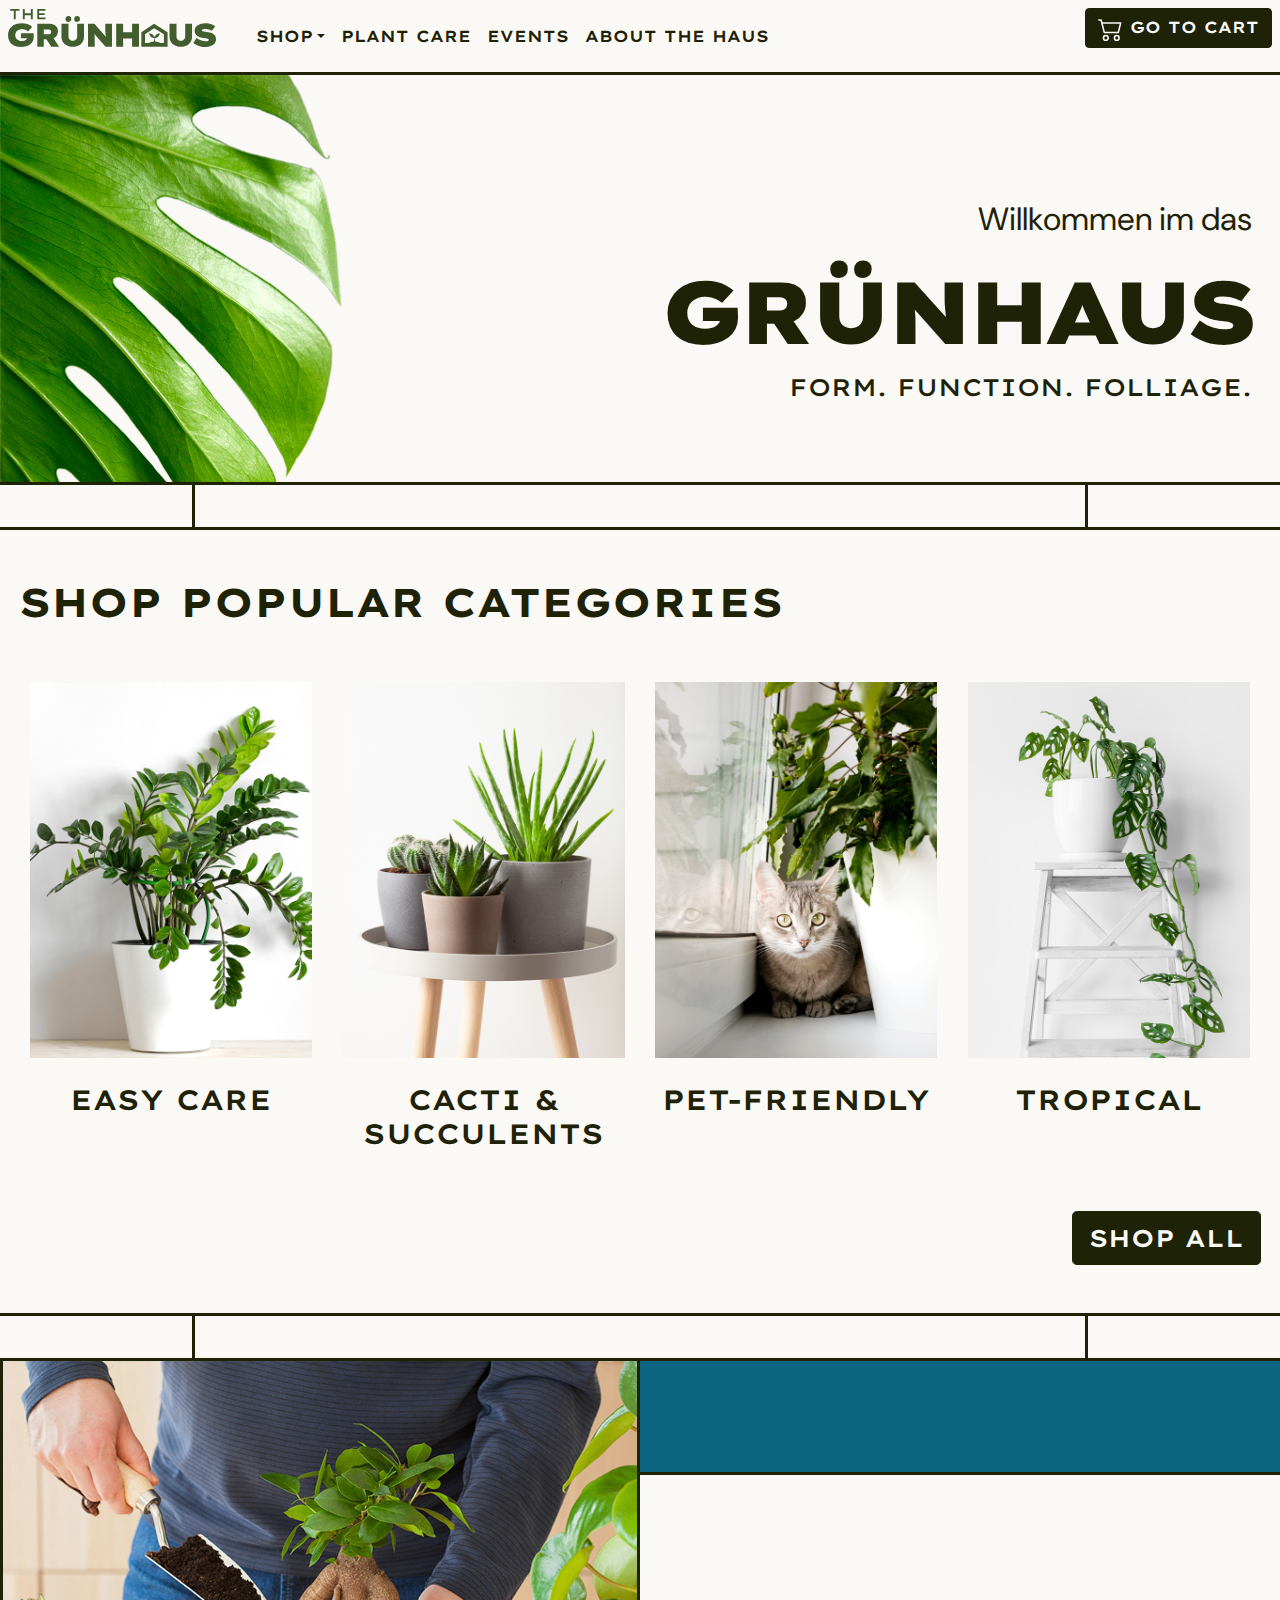
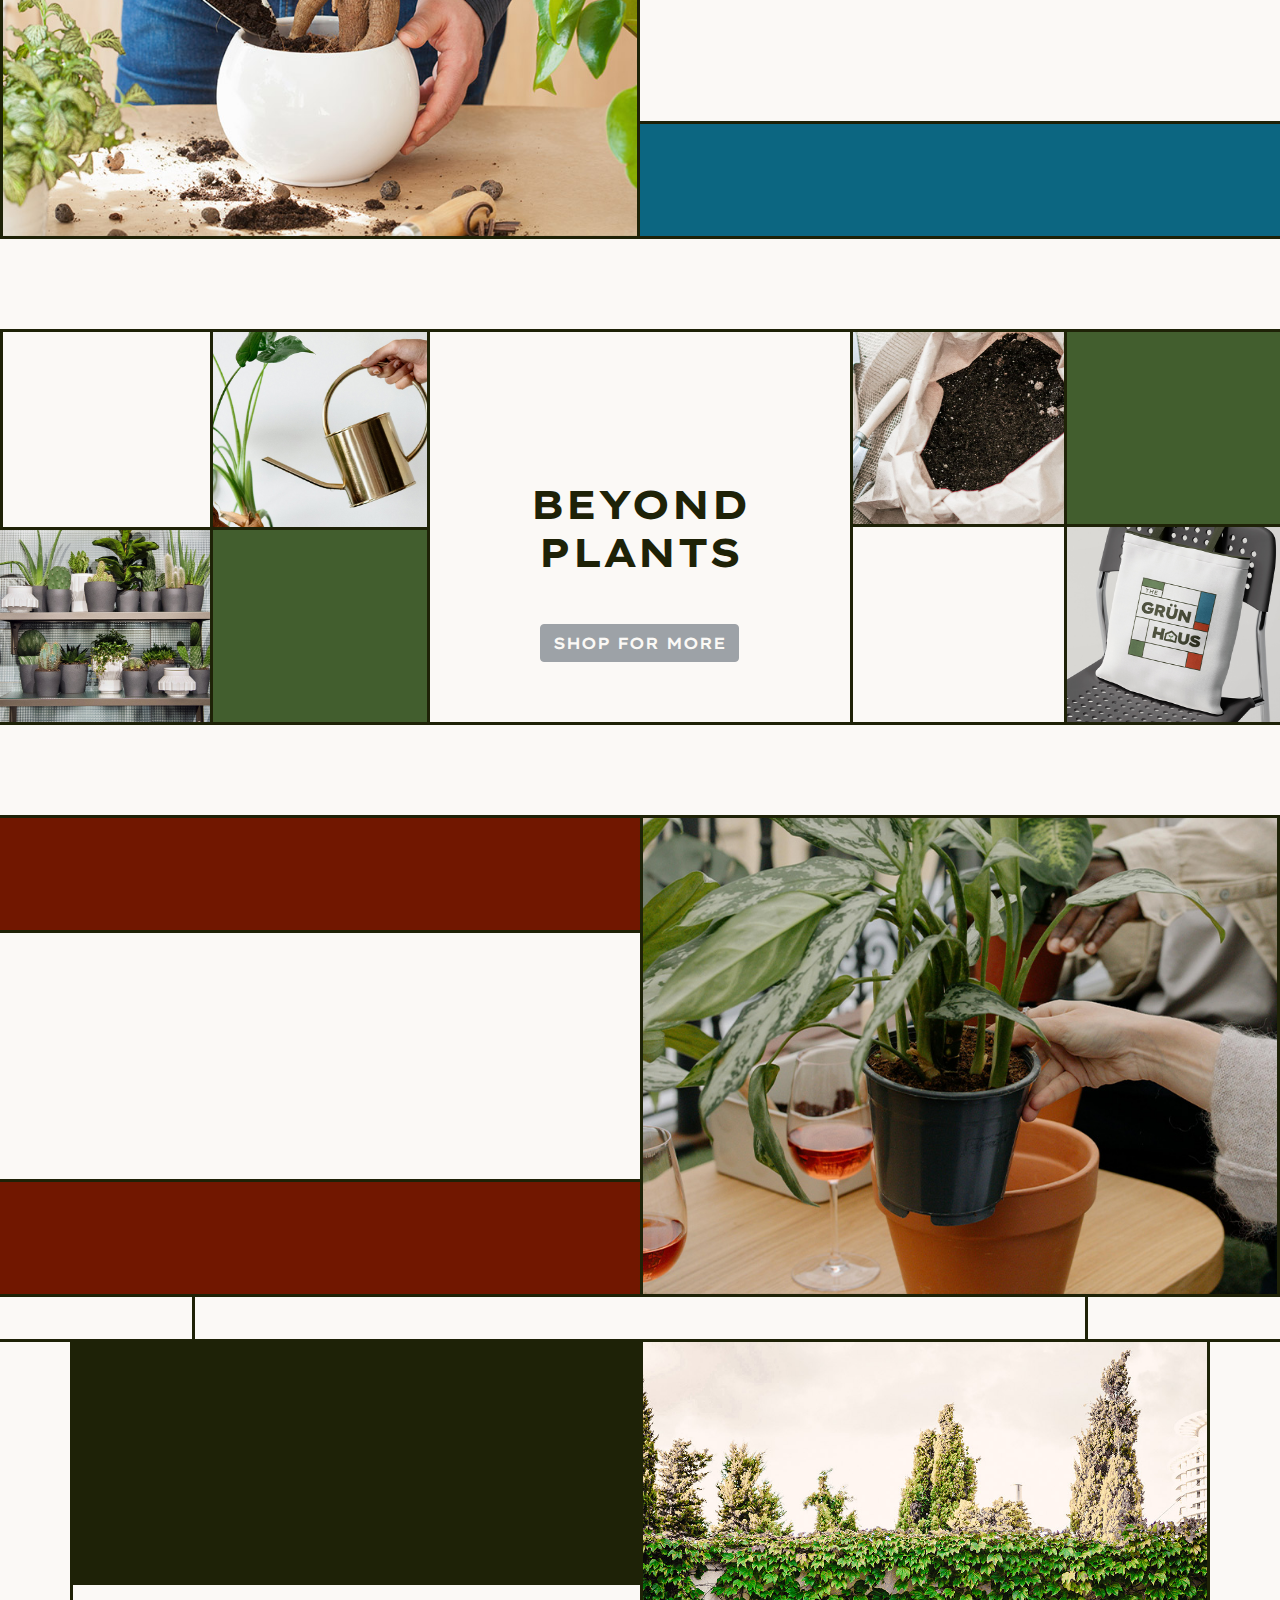
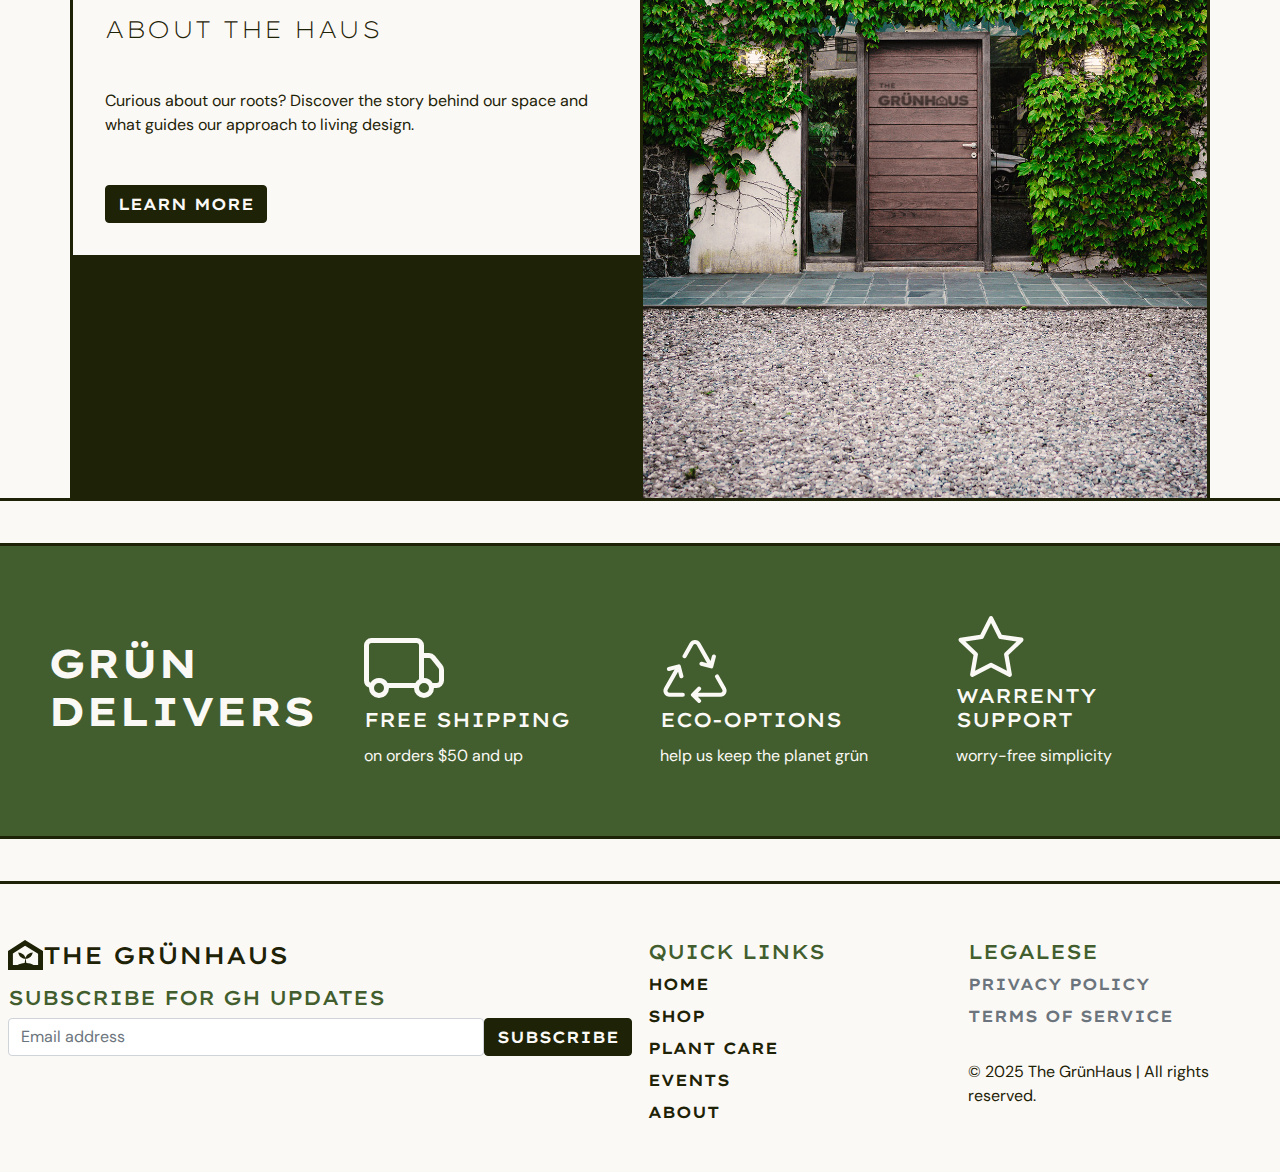
<file: index.html>
<!DOCTYPE html>
<html lang="en">
  <head>
    <meta charset="UTF-8" />
    <meta http-equiv="X-UA-Compatible" content="IE=edge" />
    <meta name="viewport" content="width=device-width, initial-scale=1" />
    <title>The GrunHaüs</title>
    <!-- GoogleFonts -->
    <link rel="preconnect" href="https://fonts.googleapis.com" />
    <link rel="preconnect" href="https://fonts.gstatic.com" crossorigin />
    <link
      href="https://fonts.googleapis.com/css2?family=DM+Sans:ital,opsz,wght@0,9..40,100..1000;1,9..40,100..1000&family=Lexend+Giga:wght@100..900&display=swap"
      rel="stylesheet"
    />
    <!-- Bootstrap -->
    <link href="css/GHbootstrap-4.4.1.css" rel="stylesheet" type="text/css" />
    <script src="js/jquery-3.7.1.min.js"></script>
    <script src="js/grunhaus.js"></script>
  </head>
  <body>
    <!------------------------- NAV ----------------------------->
    <nav class="navbar navbar-expand-lg">
      <a href="index.html" alt="return to home page"><img
          src="images/grunhaus-logo-H-grn.svg"
          alt="GH Logo"
          width="240"
          class="img-thumbnail img-fluid nav-logo"
      /></a>

      <button
        class="navbar-toggler"
        type="button"
        data-toggle="collapse"
        data-target="#navbarSupportedContent"
        aria-controls="navbarSupportedContent"
        aria-expanded="false"
        aria-label="Toggle navigation"
      >
        <div class="cta"><div class="toggle-btn type1"></div></div>
      </button>

      <div class="collapse navbar-collapse" id="navbarSupportedContent">
        <ul class="navbar-nav mr-auto">
          <li class="nav-item dropdown">
            <a
              class="nav-link dropdown-toggle"
              href="#"
              id="navbarDropdown"
              role="button"
              data-toggle="dropdown"
              aria-haspopup="true"
              aria-expanded="false"
            >
              shop</a
            >
            <div class="dropdown-menu" aria-labelledby="navbarDropdown">
              <a class="dropdown-item" href="shop.html" alt="shop plants">Plants</a>
              <div class="dropdown-divider"></div>
              <a class="dropdown-item" href="shop.html" alt="shop supplies">Supplies</a>
              <div class="dropdown-divider"></div>
              <a class="dropdown-item" href="shop.html" alt="shop GH merch">GH Merch</a>
            </div>
          </li>
          <li class="nav-item">
            <a class="nav-link" href="plant-care.html" alt="go to plant care page">Plant Care</a>
          </li>
          <li class="nav-item">
            <a class="nav-link" href="events.html" alt="go to events page">Events</a>
          </li>
          <li class="nav-item">
            <a class="nav-link" href="about.html" alt="go the about page">About The Haus</a>
          </li>
        </ul>
        <button type="button" class="btn btn-dark">
          <svg
            xmlns="http://www.w3.org/2000/svg"
            width="25"
            height="25"
            fill="currentColor"
            class="bi bi-cart2"
            viewBox="0 0 16 16"
          >
            <path
              d="M0 2.5A.5.5 0 0 1 .5 2H2a.5.5 0 0 1 .485.379L2.89 4H14.5a.5.5 0 0 1 .485.621l-1.5 6A.5.5 0 0 1 13 11H4a.5.5 0 0 1-.485-.379L1.61 3H.5a.5.5 0 0 1-.5-.5M3.14 5l1.25 5h8.22l1.25-5zM5 13a1 1 0 1 0 0 2 1 1 0 0 0 0-2m-2 1a2 2 0 1 1 4 0 2 2 0 0 1-4 0m9-1a1 1 0 1 0 0 2 1 1 0 0 0 0-2m-2 1a2 2 0 1 1 4 0 2 2 0 0 1-4 0"
            />
          </svg>
          Go To Cart
        </button>
      </div>
    </nav>
    <!----------------- END NAV ------------------>

    <!----------------- hero ------------------>
    <div class="container-fluid home-hero-bkgd py-5">
      <div class="row px-1">
        <div class="col"></div>

        <div class="col">
          <div class="container-fluid home-hero mt-5 p-4">
            <p class="lead-2">Willkommen im das</p>
            <h1 class="display-1">GrünHaus</h1>
            <h2 class="h4 mb-5">Form. Function. Folliage.</h2>
          </div>
        </div>
      </div>
    </div>
    <!----------------- hero end ------------------>
    <div class="gh-divider"><div class="gh-divider-box"></div></div>
    <!----------------- SHOP section ------------------>
    <div class="container-fluid shop-section">
      <div class="row text-left mx-1 my-5">
        <h2 class="display-5">Shop Popular Categories</h2>
      </div>

      <div class="container-fluid">
        <div class="row">
          <div class="col-lg-3 col-md-6 col-12">
            <div class="container text-center">
              <a href="shop.html" alt="shop easy care" class="card-link">
                <img
                  src="images/GrunHaus-Cell_Img-easy.jpg"
                  class="img-fluid image-link"
                  alt="Easy care ZZ Plant"
                /><br /><br />
                <h3 class="card-title">Easy Care</h3></a
              >
            </div>
          </div>

          <div class="col-lg-3 col-md-6 col-12">
            <div class="container text-center">
              <a href="shop.html" alt="shop succulents" class="card-link">
                <img
                  src="images/GrunHaus-Cell_Img-cacti.jpg"
                  class="img-fluid image-link"
                  alt="cacti and succulent plants"
                /><br /><br />
                <h3 class="card-title">Cacti &amp; Succulents</h3></a
              >
            </div>
          </div>

          <div class="col-lg-3 col-md-6 col-12">
            <div class="container text-center">
              <a href="shop.html" alt="shop pet-friendly" class="card-link">
                <img
                  src="images/GrunHaus-Cell_Img-pets.jpg"
                  class="img-fluid image-link"
                  alt="cat between window and plant"
                /><br /><br />
                <h3 class="card-title">Pet-friendly</h3></a
              >
            </div>
          </div>

          <div class="col-lg-3 col-md-6 col-12">
            <div class="container text-center">
              <a href="shop.html" alt="shop topical" class="card-link">
                <img
                  src="images/GrunHaus-Cell_Img-tropical.jpg"
                  class="img-fluid image-link"
                  alt="tropical swiss cheese plant"
                /><br /><br />
                <h3 class="card-title">Tropical</h3></a
              >
            </div>
          </div>
        </div>
      </div>
      <!----------------- Button ------------------>
      <div class="row d-flex flex-row-reverse mx-1 my-5">
        <a href="shop.html" alt="shop all"><button type="button" class="btn btn-primary btn-lg">Shop ALl</button></a> 
      </div>
    </div>
    <!----------------- END shop ------------------>
    <div class="gh-divider"><div class="gh-divider-box"></div></div>
    <!----------------- PLANT CARE ------------------>
    <div class="container-fluid bg-blue">
      <div class="row">
        <div class="col col-md-6 col-12">
          <div>
            <img
              src="images/home-care.jpg"
              class="img-fluid img-border"
              alt="Plant care"
            />
          </div>
        </div>

        <div class="col col-md-6 col-12 align-self-center">
          <div class="has-animation animation-rtl" data-delay="1000">
            <div class="plant-care-info">
              <h3 class="display-7">Plant Care</h3>
              <p class="lead my-4">
                Visit our reference page for a refresher on the care and keeping
                of your favorites.
              </p>
              <a href="plant-care.html" alt="plant care page button"><button" class="btn btn-outline-light">
                Review
              </button></a>
            </div>
          </div>
        </div>
      </div>
    </div>
    <!----------------- END plant care ------------------>
    <div class="gh-divider3"></div>

    <!----------------- Shop MORE ------------------>
    
    <div class="container-fluid">
      <div class="row">
        <div class="col d-flex align-items-stretch col-md-4 col-12">
          <div class="row row-cols-2 mx-auto">
            <div class="col empty-border1"></div>
            <div class="col d-flex align-items-stretch">
              <div class="plant-care-head-img border-b">
              <img
                src="images/GrunHaus-tools.jpg"
                class="img-fluid"
                alt="Gardening tools"/>
            </div></div>
            <div class="col d-flex align-items-stretch">
              <div class="plant-care-head-img border-r">
              <img
                src="images/GrunHaus-containers2.jpg"
                class="img-thumbnail"
                alt="Gardening pots"/>
            </div></div>
            <div class="col bg-green"></div>
          </div>
        </div>

        <div class="col col-md-4 col-12 shop-more">
          <div class="row row-cols-1 mx-auto py-1">
            <div class="col">
              <div
                class="container d-flex flex-column align-items-center py-5 my-5"
              >
                <h5 class="display-5 my-5 text-center">Beyond Plants</h5>
                <button type="button" class="btn btn-primary disabled">
                  Shop for More
                </button>
              </div>
            </div>
          </div>
        </div>

        <div class="col d-flex align-items-stretch col-md-4 col-12">
          <div class="row row-cols-2 mx-auto">
            <div class="col d-flex align-items-stretch">
              <div class="plant-care-head-img border-r">
              <img
                src="images/GrunHaus-soil.jpg"
                class="img-thumbnail"
                alt="Gardening soil"/>
            </div></div>
            <div class="col bg-green"></div>
            <div class="col empty-border2"></div>
            <div class="col d-flex align-items-stretch">
              <div class="plant-care-head-img border-t">
              <img
                src="images/GrunHaus-merch.jpg"
                class="img-thumbnail"
                alt="GrunHaus merchandise"/>
            </div></div>
          </div>
        </div>
      </div>
    </div>
    <!----------------- End MORE ------------------>
    <div class="gh-divider3"></div>
    <!----------------- EVENTS------------------>
    <div class="container-fluid bg-red">
      <div class="row">
        <div class="col col-md-6 col-12 align-self-center">
                    <div class="has-animation animation-ltr" data-delay="50">
            <div class="plant-care-info situ-border-yb text-right">
              <h3 class="display-7">Events</h3>
              <p class="lead my-4">
                All are invited to our Haus Parties.<br>
                We're also happy to host private gatherings.
              </p>
              <a href="events.html" alt="events page button"><button" class="btn btn-outline-light">
                Join Us
              </button></a>
            </div>
          </div>
        </div>

        <div class="col col-md-6 col-12">
          <div>
            <img
              src="images/home-events.jpg"
              class="img-fluid img-border"
              alt="GrunHaus Events"
            />
          </div>
        </div>
      </div>
    </div>
    <!----------------- END events ------------------>
    <div class="gh-divider"><div class="gh-divider-box"></div></div>        
    <!----------------- ABOUT ------------------>
    <div class="container home-about-container">
      <div class="row">
        <div class="col col-md-6 col-12 align-self-center">
            <div class="home-about-info">
              <h3 class="display-6">About the Haus</h3>
              <p class="my-5">
                Curious about our roots? Discover the story behind our space and
                what guides our approach to living design.
              </p>
              <a href="about.html" alt="about page button"><button type="button" class="btn btn-primary">Learn More</button></a>
            </div>
        </div>

        <div class="no-gutters col col-md-6 col-12">
          <div>
            <img
              src="images/gh-exterior.jpg"
              class="img-fluid home-about-img"
              alt="GrunHaus store exterior"
            />
          </div>
        </div>
      </div>
    </div>
    <!----------------- END about ------------------>
    <div class="gh-divider"></div>
    <!--------- DELIVERY------>
    <div class="container-fluid gh-delivery">
      <div class="row p-5">
        <div class="col-xl-3 align-self-center">
          <h4 class="display-5">Grün Delivers</h4>
        </div>

        <div class="col-xl-3 col-lg-4 col-md-6 col-12 align-self-end">
          <div class="card-body">
            <svg
              xmlns="http://www.w3.org/2000/svg"
              width="80"
              height="80"
              fill="currentColor"
              class="bi bi-truck"
              viewBox="0 0 16 16"
            >
              <path
                d="M0 3.5A1.5 1.5 0 0 1 1.5 2h9A1.5 1.5 0 0 1 12 3.5V5h1.02a1.5 1.5 0 0 1 1.17.563l1.481 1.85a1.5 1.5 0 0 1 .329.938V10.5a1.5 1.5 0 0 1-1.5 1.5H14a2 2 0 1 1-4 0H5a2 2 0 1 1-3.998-.085A1.5 1.5 0 0 1 0 10.5zm1.294 7.456A2 2 0 0 1 4.732 11h5.536a2 2 0 0 1 .732-.732V3.5a.5.5 0 0 0-.5-.5h-9a.5.5 0 0 0-.5.5v7a.5.5 0 0 0 .294.456M12 10a2 2 0 0 1 1.732 1h.768a.5.5 0 0 0 .5-.5V8.35a.5.5 0 0 0-.11-.312l-1.48-1.85A.5.5 0 0 0 13.02 6H12zm-9 1a1 1 0 1 0 0 2 1 1 0 0 0 0-2m9 0a1 1 0 1 0 0 2 1 1 0 0 0 0-2"
              />
            </svg>
            <h5 class="card-title">Free Shipping</h5>
            <p class="card-text">on orders $50 and up</p>
          </div>
        </div>

        <div class="col-xl-3 col-lg-4 col-md-6 col-12 align-self-end">
          <div class="card-body">
            <svg
              xmlns="http://www.w3.org/2000/svg"
              width="70"
              height="70"
              fill="currentColor"
              class="bi bi-recycle"
              viewBox="0 0 16 16"
              style="padding-bottom: 5px"
            >
              <path
                d="M9.302 1.256a1.5 1.5 0 0 0-2.604 0l-1.704 2.98a.5.5 0 0 0 .869.497l1.703-2.981a.5.5 0 0 1 .868 0l2.54 4.444-1.256-.337a.5.5 0 1 0-.26.966l2.415.647a.5.5 0 0 0 .613-.353l.647-2.415a.5.5 0 1 0-.966-.259l-.333 1.242zM2.973 7.773l-1.255.337a.5.5 0 1 1-.26-.966l2.416-.647a.5.5 0 0 1 .612.353l.647 2.415a.5.5 0 0 1-.966.259l-.333-1.242-2.545 4.454a.5.5 0 0 0 .434.748H5a.5.5 0 0 1 0 1H1.723A1.5 1.5 0 0 1 .421 12.24zm10.89 1.463a.5.5 0 1 0-.868.496l1.716 3.004a.5.5 0 0 1-.434.748h-5.57l.647-.646a.5.5 0 1 0-.708-.707l-1.5 1.5a.5.5 0 0 0 0 .707l1.5 1.5a.5.5 0 1 0 .708-.707l-.647-.647h5.57a1.5 1.5 0 0 0 1.302-2.244z"
              />
            </svg>
            <h5 class="card-title">Eco-Options</h5>
            <p class="card-text">help us keep the planet grün</p>
          </div>
        </div>

        <div class="col-xl-3 col-lg-4 col-md-6 col-12 align-self-end">
          <div class="card-body">
            <svg
              xmlns="http://www.w3.org/2000/svg"
              width="70"
              height="70"
              fill="currentColor"
              class="bi bi-star"
              viewBox="0 0 16 16"
              style="padding-bottom: 5px"
            >
              <path
                d="M2.866 14.85c-.078.444.36.791.746.593l4.39-2.256 4.389 2.256c.386.198.824-.149.746-.592l-.83-4.73 3.522-3.356c.33-.314.16-.888-.282-.95l-4.898-.696L8.465.792a.513.513 0 0 0-.927 0L5.354 5.12l-4.898.696c-.441.062-.612.636-.283.95l3.523 3.356-.83 4.73zm4.905-2.767-3.686 1.894.694-3.957a.56.56 0 0 0-.163-.505L1.71 6.745l4.052-.576a.53.53 0 0 0 .393-.288L8 2.223l1.847 3.658a.53.53 0 0 0 .393.288l4.052.575-2.906 2.77a.56.56 0 0 0-.163.506l.694 3.957-3.686-1.894a.5.5 0 0 0-.461 0z"
              />
            </svg>
            <h5 class="card-title">Warrenty Support</h5>
            <p class="card-text">worry-free simplicity</p>
          </div>
        </div>
      </div>
    </div>
    <!--------- END DELIVERY------>
    <div class="gh-divider"></div>
    <!------------------------------------------------ FOOTER ---------------------------------------------------------------->
    <div class="container-fluid">
      <footer class="row row-cols-1 row-cols-sm-2 row-cols-md-5 py-5">
        <div class="col col-md-6 sub-colum p-2">
          <a
            href="index.html"
            alt="return to home page"
            class="d-flex align-items-end mb-3 text-decoration-none h4"
            aria-label="Footer Logo"
          >
            <img
              src="images/grunhaus-icon-black.svg"
              alt="GrunHaus Icon"
              width="35"
              class="img-thumbnail img-fluid"
            />The GrünHaus
          </a>
          <form>
            <h5 style="color: var(--primary)">Subscribe for GH Updates</h5>
            <div class="d-flex flex-column flex-sm-row">
              <input
                id="newsletter1"
                type="email"
                class="form-control"
                placeholder="Email address"
              />
              <button class="btn btn-primary" type="button">Subscribe</button>
            </div>
          </form>
          <br />
        </div>

        <div class="col col-md-3 p-2">
          <h5 style="color: var(--primary)">Quick Links</h5>
          <ul class="nav flex-column">
            <li class="nav-item mb-2">
              <a href="index.html" alt="home page" class="nav-link p-0 text-body-secondary"
                >Home</a
              >
            </li>
            <li class="nav-item mb-2">
              <a href="shop.html" alt="shop page" class="nav-link p-0 text-body-secondary"
                >Shop</a
              >
            </li>
            <li class="nav-item mb-2">
              <a href="plant-care.html" alt="plant care page" class="nav-link p-0 text-body-secondary"
                >Plant Care</a
              >
            </li>
            <li class="nav-item mb-2">
              <a href="events.html" alt="events page" class="nav-link p-0 text-body-secondary">Events</a>
            </li>
            <li class="nav-item mb-2">
              <a href="about.html" alt="about page" class="nav-link p-0 text-body-secondary">About</a>
            </li>
          </ul>
          <br />
        </div>

        <div class="col col-md-3 p-2">
          <h5 style="color: var(--primary)">Legalese</h5>
          <ul class="nav flex-column">
            <li class="nav-item mb-2">
              <a class="nav-link disabled"
                >Privacy Policy</a
              >
            </li>
            <li class="nav-item mb-2">
              <a class="nav-link disabled">Terms of Service</a>
            </li>
            <br />
            <p class="text-body-secondary">
              © 2025 The GrünHaus | All rights reserved.
            </p>
          </ul>
        </div>
      </footer>
    </div>

    <!------------------------------------------------ END FOOTER ---------------------------------------------------------------->

    <!-- jQuery (necessary for Bootstrap's JavaScript plugins) -->
    <script src="js/jquery-3.4.1.min.js"></script>

    <!-- Include all compiled plugins (below), or include individual files as needed -->
    <script src="js/popper.min.js"></script>
    <script src="js/bootstrap-4.4.1.js"></script>
  </body>
</html>
</file>
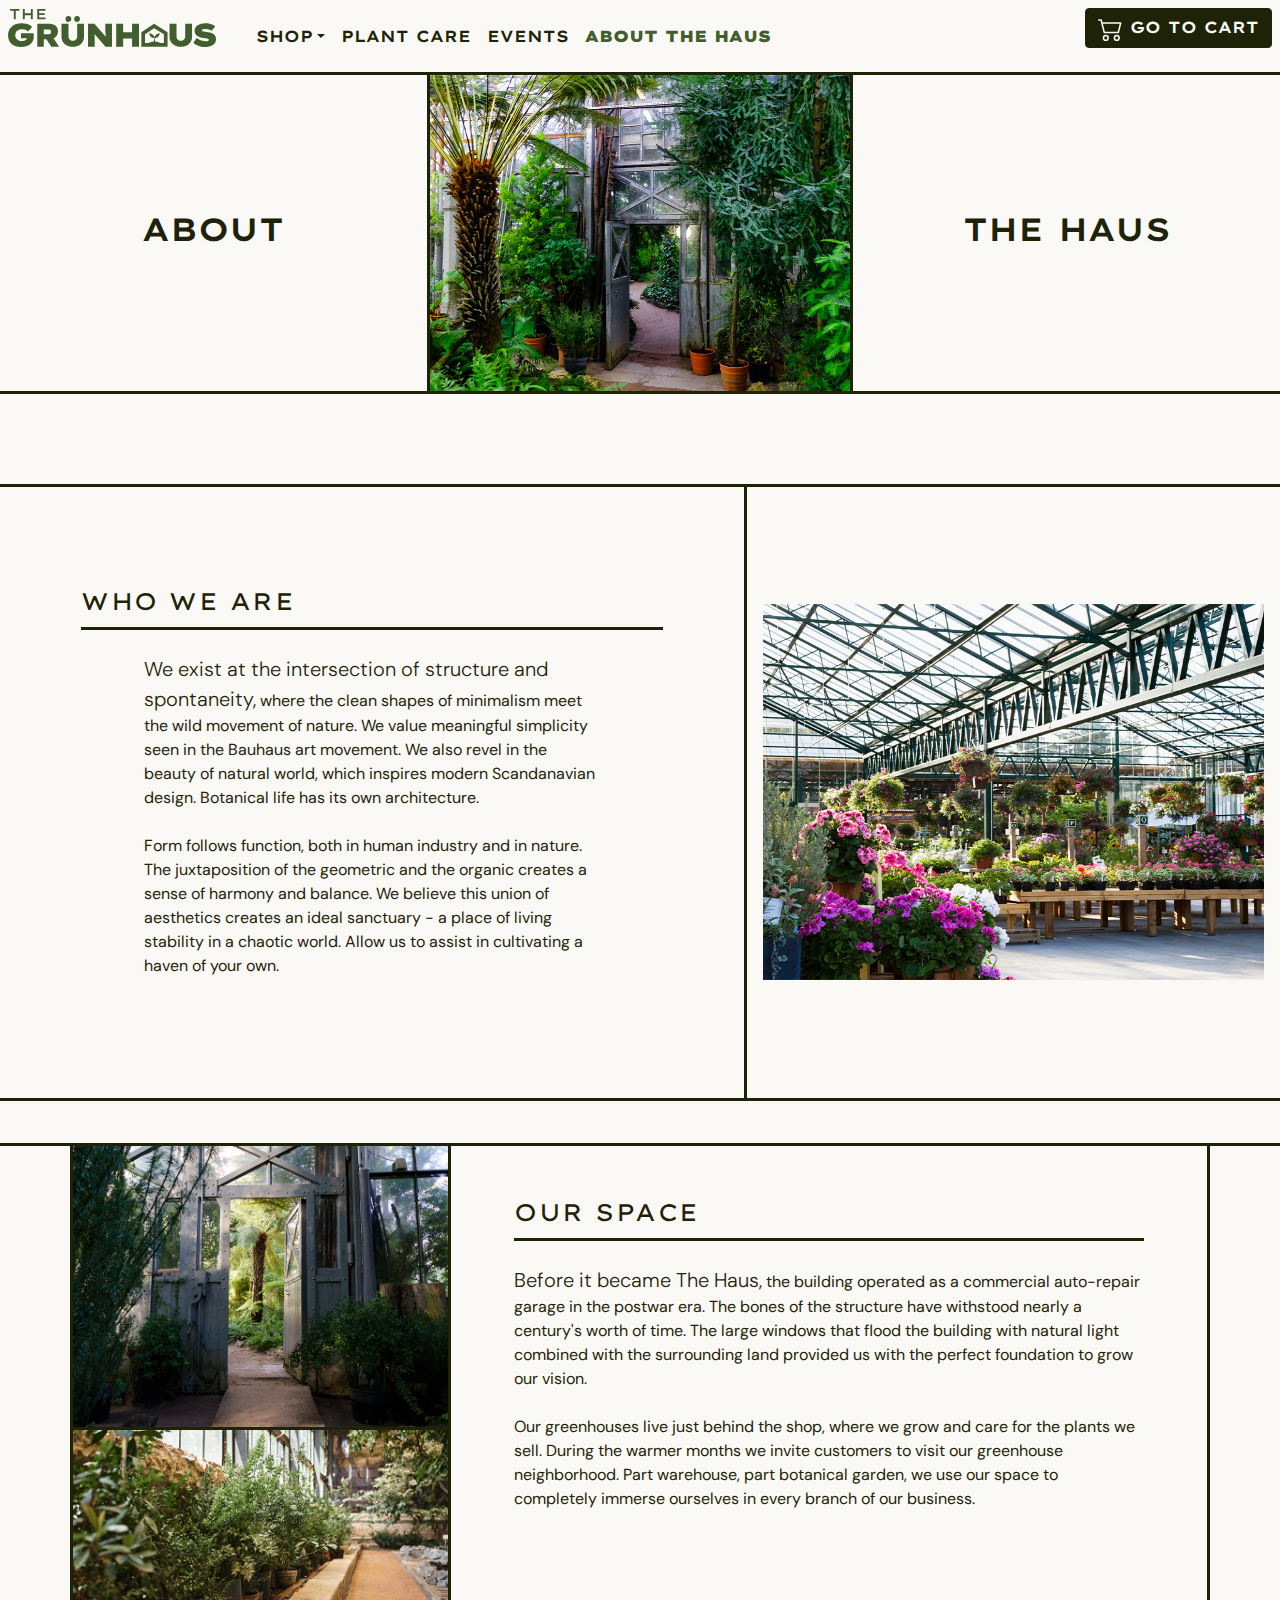
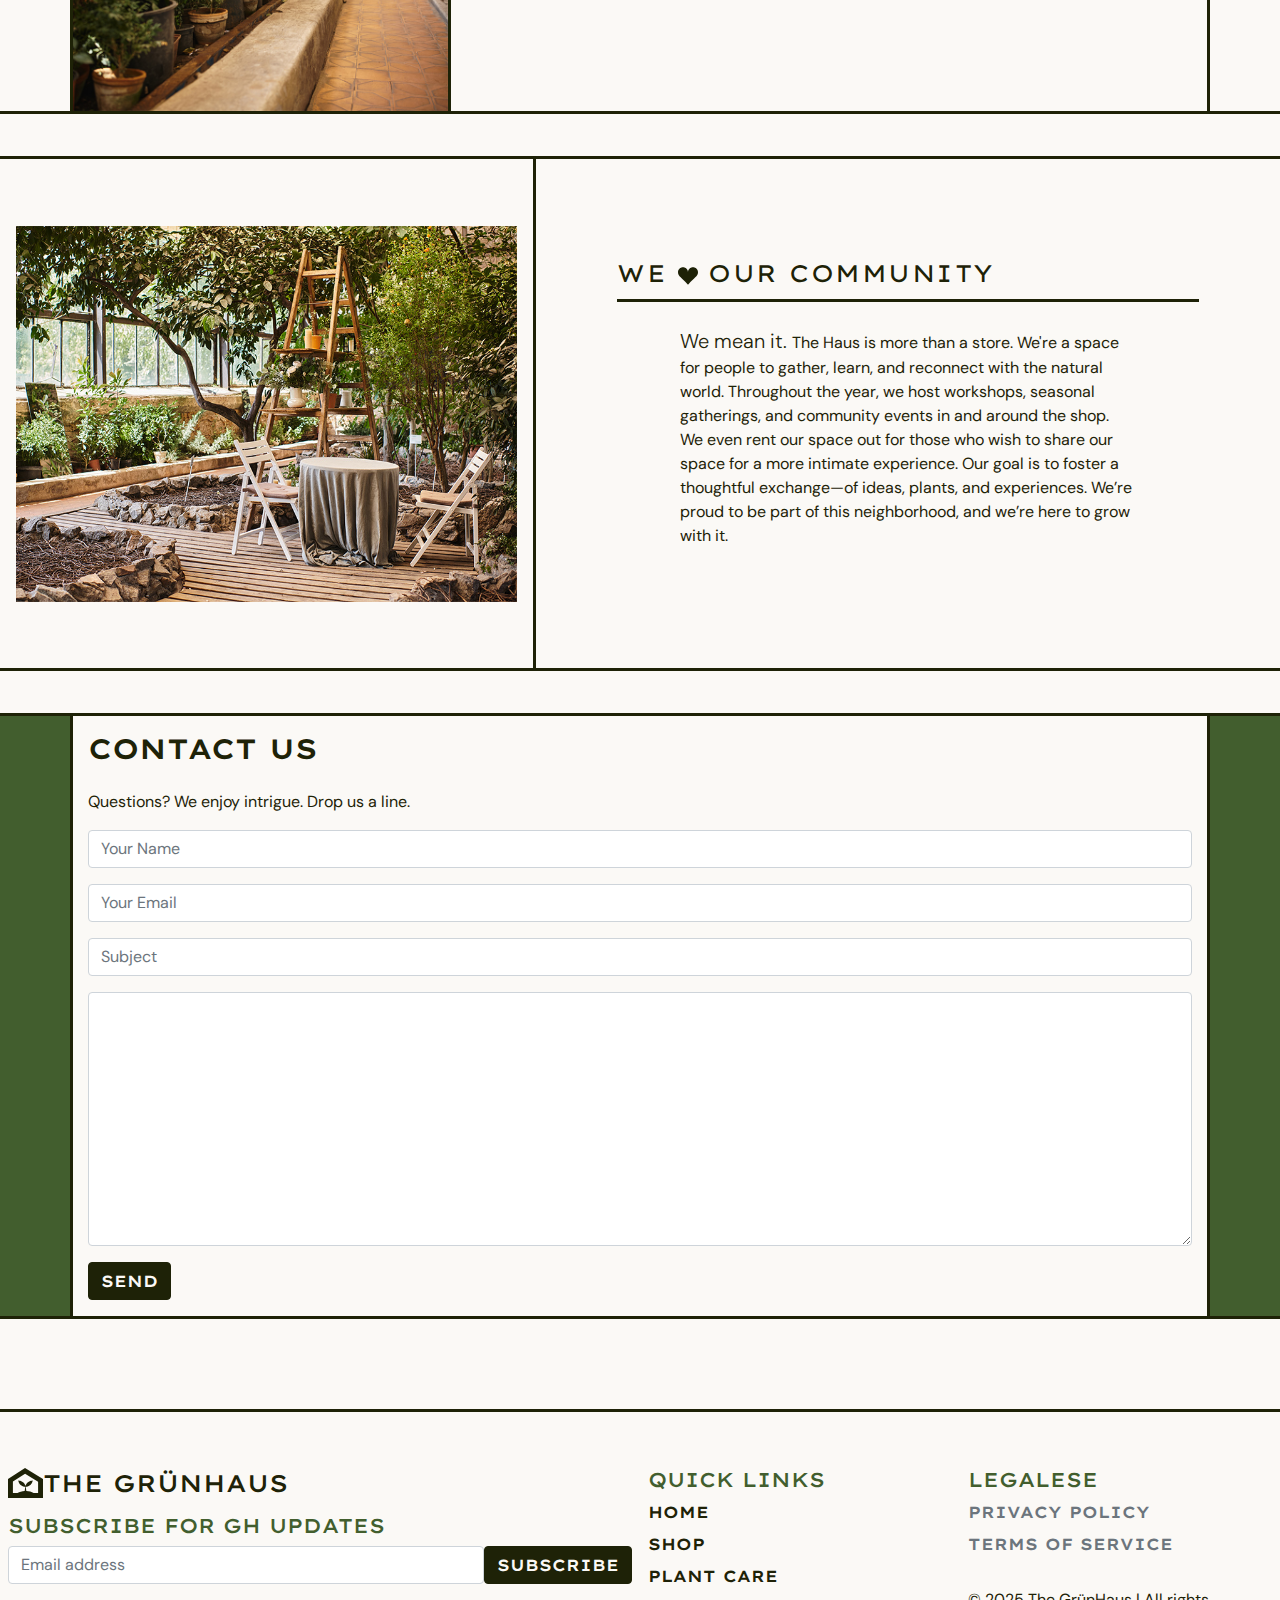
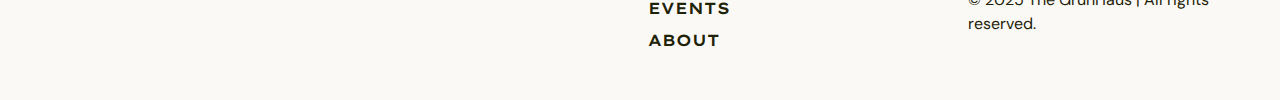
<file: about.html>
<!DOCTYPE html>
<html lang="en">
  <head>
    <meta charset="UTF-8" />
    <meta http-equiv="X-UA-Compatible" content="IE=edge" />
    <meta name="viewport" content="width=device-width, initial-scale=1" />
    <title>About | The GrunHaüs</title>
    <!-- GoogleFonts -->
    <link rel="preconnect" href="https://fonts.googleapis.com" />
    <link rel="preconnect" href="https://fonts.gstatic.com" crossorigin />
    <link
      href="https://fonts.googleapis.com/css2?family=DM+Sans:ital,opsz,wght@0,9..40,100..1000;1,9..40,100..1000&family=Lexend+Giga:wght@100..900&display=swap"
      rel="stylesheet"
    />
    <!-- Bootstrap -->
    <link href="css/GHbootstrap-4.4.1.css" rel="stylesheet" type="text/css" />
    <script src="js/jquery-3.7.1.min.js"></script>
    <script src="js/grunhaus.js"></script>
  </head>
  <body>
    <!------------------------- NAV ----------------------------->
    <nav class="navbar navbar-expand-lg">
      <a href="index.html" alt="return to home page"
        ><img
          src="images/grunhaus-logo-H-grn.svg"
          alt="GH Logo"
          width="240"
          class="img-thumbnail img-fluid nav-logo"
      /></a>

      <button
        class="navbar-toggler"
        type="button"
        data-toggle="collapse"
        data-target="#navbarSupportedContent"
        aria-controls="navbarSupportedContent"
        aria-expanded="false"
        aria-label="Toggle navigation"
      >
        <div class="cta"><div class="toggle-btn type1"></div></div>
      </button>

      <div class="collapse navbar-collapse" id="navbarSupportedContent">
        <ul class="navbar-nav mr-auto">
          <li class="nav-item dropdown">
            <a
              class="nav-link dropdown-toggle"
              href="#"
              id="navbarDropdown"
              role="button"
              data-toggle="dropdown"
              aria-haspopup="true"
              aria-expanded="false"
            >
              shop</a
            >
            <div class="dropdown-menu" aria-labelledby="navbarDropdown">
              <a class="dropdown-item" href="shop.html" alt="shop plants"
                >Plants</a
              >
              <div class="dropdown-divider"></div>
              <a class="dropdown-item" href="shop.html" alt="shop supplies"
                >Supplies</a
              >
              <div class="dropdown-divider"></div>
              <a class="dropdown-item" href="shop.html" alt="shop GH merch"
                >GH Merch</a
              >
            </div>
          </li>
          <li class="nav-item">
            <a
              class="nav-link"
              href="plant-care.html"
              alt="go to plant care page"
              >Plant Care</a
            >
          </li>
          <li class="nav-item">
            <a class="nav-link" href="events.html" alt="go to events page"
              >Events</a
            >
          </li>
          <li class="nav-item">
            <a class="nav-link active" href="about.html" alt="go the about page"
              >About The Haus</a
            >
          </li>
        </ul>
        <button type="button" class="btn btn-dark">
          <svg
            xmlns="http://www.w3.org/2000/svg"
            width="25"
            height="25"
            fill="currentColor"
            class="bi bi-cart2"
            viewBox="0 0 16 16"
          >
            <path
              d="M0 2.5A.5.5 0 0 1 .5 2H2a.5.5 0 0 1 .485.379L2.89 4H14.5a.5.5 0 0 1 .485.621l-1.5 6A.5.5 0 0 1 13 11H4a.5.5 0 0 1-.485-.379L1.61 3H.5a.5.5 0 0 1-.5-.5M3.14 5l1.25 5h8.22l1.25-5zM5 13a1 1 0 1 0 0 2 1 1 0 0 0 0-2m-2 1a2 2 0 1 1 4 0 2 2 0 0 1-4 0m9-1a1 1 0 1 0 0 2 1 1 0 0 0 0-2m-2 1a2 2 0 1 1 4 0 2 2 0 0 1-4 0"
            />
          </svg>
          Go To Cart
        </button>
      </div>
    </nav>
    <!----------------- END NAV ------------------>
    <!----------------------- HERO -------------------------->
    <div class="container-fluid">
      <div class="row">
        <div class="col-md-4 col-sm-12 m-auto">
          <div class="container p-4 text-center">
            <h1 class="h2">About</h1>
          </div>
        </div>

        <div class="col-md-4 col-sm-12">
          <div class="plant-care-head-img situ-border-x situ-border-yrev">
            <img
              src="images/about-door2.jpg"
              class="img-fluid"
              alt="The GrunHaus exterior"
            />
          </div>
        </div>

        <div class="col-md-4 col-sm-12 m-auto">
          <div class="container p-4 text-center">
            <h1 class="h2">The Haus</h1>
          </div>
        </div>
      </div>
    </div>
    <!-----------------------Divider-------------------------->
    <div class="gh-divider3"></div>

    <!----------------------- Who We Are -------------------------->
    <div class="container-fluid">
      <div class="row align-items-center">
        <div class="col col-md-7 col-12 mx-auto p-5 situ-border-right">
          <div class="container p-5">
            <div class="row border-b">
              <h2 class="display-7 mb-2">Who We Are</h2>
            </div>
            <p class="px-5 my-4">
              <span class="lead"
                >We exist at the intersection of structure and
                spontaneity,</span
              >
              where the clean shapes of minimalism meet the wild movement of
              nature. We value meaningful simplicity seen in the Bauhaus art
              movement. We also revel in the beauty of natural world, which
              inspires modern Scandanavian design. Botanical life has its own
              architecture.<br /><br />

              Form follows function, both in human industry and in nature. The
              juxtaposition of the geometric and the organic creates a sense of
              harmony and balance. We believe this union of aesthetics creates
              an ideal sanctuary - a place of living stability in a chaotic
              world. Allow us to assist in cultivating a haven of your own.
            </p>
          </div>
        </div>

        <div class="col col-md-5 col-12 p-3">
          <div class="plant-care-head-img">
            <img
              src="images/about-shop-interior.jpg"
              class="img-fluid"
              alt="Plant shop interior"
            />
          </div>
        </div>
      </div>
    </div>
    <!-----------------------Divider-------------------------->
    <div class="gh-divider"></div>

    <!----------------------- Our Space -------------------------->
    <div class="container border-x">
      <div class="row">
        <div class="col d-flex align-items-stretch col-md-4 col-6 border-r">
          <div class="row row-cols-1 mx-auto">
            <div class="col d-flex align-items-stretch">
              <div class="plant-care-head-img">
                <img
                  src="images/about-door.jpg"
                  class="img-thumbnail"
                  alt="plant shop entrance"
                />
              </div>
            </div>

            <div class="col d-flex align-items-stretch">
              <div class="plant-care-head-img border-t">
                <img
                  src="images/about-interior.jpg"
                  class="img-thumbnail"
                  alt="plant shop interior"
                />
              </div>
            </div>
          </div>
        </div>

        <div class="col-md-8 col-6 p-5">
          <div class="container align-self-center">
            <div class="row-col border-b">
              <h2 class="display-7 mb-2">Our Space</h2>
            </div>
            <p class="my-4">
              <span class="lead">Before it became The Haus,</span>
              the building operated as a commercial auto-repair garage in the
              postwar era. The bones of the structure have withstood nearly a
              century's worth of time. The large windows that flood the building
              with natural light combined with the surrounding land provided us
              with the perfect foundation to grow our vision.<br /><br />

              Our greenhouses live just behind the shop, where we grow and care
              for the plants we sell. During the warmer months we invite
              customers to visit our greenhouse neighborhood. Part warehouse,
              part botanical garden, we use our space to completely immerse
              ourselves in every branch of our business.
            </p>
          </div>
        </div>
      </div>
    </div>
    <!-----------------------Divider-------------------------->
    <div class="gh-divider"></div>
    <!----------------------- Community -------------------------->
    <div class="container-fluid">
      <div class="row align-items-center">
        <div class="col col-md-5 col-12 p-3">
          <div class="plant-care-head-img">
            <img
              src="images/about-comm.jpg"
              class="img-fluid"
              alt="The GrunHaus exterior"
            />
          </div>
        </div>

        <div class="col-md-7 col-12 p-5 situ-border-left">
          <div class="container p-5">
            <div class="row border-b">
              <h2 class="display-7 mb-2">
                We
                <svg
                  xmlns="http://www.w3.org/2000/svg"
                  width="20"
                  height="20"
                  fill="currentColor"
                  class="bi bi-suit-heart-fill"
                  viewBox="0 0 16 16"
                >
                  <path
                    d="M4 1c2.21 0 4 1.755 4 3.92C8 2.755 9.79 1 12 1s4 1.755 4 3.92c0 3.263-3.234 4.414-7.608 9.608a.513.513 0 0 1-.784 0C3.234 9.334 0 8.183 0 4.92 0 2.755 1.79 1 4 1"
                  />
                </svg>
                Our Community
              </h2>
            </div>
            <p class="px-5 my-4">
              <span class="lead">We mean it. </span>The Haus is more than a
              store. We're a space for people to gather, learn, and reconnect
              with the natural world. Throughout the year, we host workshops,
              seasonal gatherings, and community events in and around the shop.
              We even rent our space out for those who wish to share our space
              for a more intimate experience. Our goal is to foster a thoughtful
              exchange—of ideas, plants, and experiences. We’re proud to be part
              of this neighborhood, and we’re here to grow with it.
            </p>
          </div>
        </div>
      </div>
    </div>
    <!-----------------------Divider-------------------------->
    <div class="gh-divider"></div>
    <!----------------------- CONTACT -------------------------->
    <div class="container-fluid bg-green">
      <div class="container bg-white border-x" id="contact">
        <h3 class="py-3">Contact Us</h3>
        <p>Questions? We enjoy intrigue. Drop us a line.</p>
        <!-- form starting  -->
        <form class="form-horizontal" method="post" action="contact.php">
          <div class="form-group">
            <div class="col-sm-12">
              <!-- name  -->
              <input
                type="text"
                class="form-control"
                id="name"
                placeholder="Your Name"
                name="name"
                value=""
                required
              />
            </div>
          </div>

          <div class="form-group">
            <div class="col-sm-12">
              <!-- email  -->
              <input
                type="email"
                class="form-control"
                id="email"
                placeholder="Your Email"
                name="email"
                value=""
                required
              />
            </div>
          </div>

          <div class="form-group">
            <div class="col-sm-12">
              <!-- subject  -->
              <input
                type="subject"
                class="form-control"
                id="subject"
                placeholder="Subject"
                name="subject"
                value=""
                required
              />
            </div>
          </div>

          <!-- message  -->
          <textarea
            class="form-control"
            rows="10"
            placeholder="MESSAGE"
            name="message"
          >
          </textarea>

          <button
            class="btn btn-primary send-button my-3"
            id="submit"
            type="submit"
            value="SEND"
          >
            <span class="send-text">SEND</span>
          </button>
        </form>
        <!-- end of form -->
      </div>
    </div>
    <!-----------------------Divider-------------------------->
    <div class="gh-divider3"></div>
    <!----------------------- Form -------------------------->

    <!------------------------------------------------ FOOTER ---------------------------------------------------------------->
    <div class="container-fluid">
      <footer class="row row-cols-1 row-cols-sm-2 row-cols-md-5 py-5">
        <div class="col col-md-6 sub-colum p-2">
          <a
            href="index.html"
            alt="return to home page"
            class="d-flex align-items-end mb-3 text-decoration-none h4"
            aria-label="Footer Logo"
          >
            <img
              src="images/grunhaus-icon-black.svg"
              alt="GrunHaus Icon"
              width="35"
              class="img-thumbnail img-fluid"
            />The GrünHaus
          </a>
          <form>
            <h5 style="color: var(--primary)">Subscribe for GH Updates</h5>
            <div class="d-flex flex-column flex-sm-row">
              <input
                id="newsletter1"
                type="email"
                class="form-control"
                placeholder="Email address"
              />
              <button class="btn btn-primary" type="button">Subscribe</button>
            </div>
          </form>
          <br />
        </div>

        <div class="col col-md-3 p-2">
          <h5 style="color: var(--primary)">Quick Links</h5>
          <ul class="nav flex-column">
            <li class="nav-item mb-2">
              <a
                href="index.html"
                alt="home page"
                class="nav-link p-0 text-body-secondary"
                >Home</a
              >
            </li>
            <li class="nav-item mb-2">
              <a
                href="shop.html"
                alt="shop page"
                class="nav-link p-0 text-body-secondary"
                >Shop</a
              >
            </li>
            <li class="nav-item mb-2">
              <a
                href="plant-care.html"
                alt="plant care page"
                class="nav-link p-0 text-body-secondary"
                >Plant Care</a
              >
            </li>
            <li class="nav-item mb-2">
              <a
                href="events.html"
                alt="events page"
                class="nav-link p-0 text-body-secondary"
                >Events</a
              >
            </li>
            <li class="nav-item mb-2">
              <a
                href="about.html"
                alt="about page"
                class="nav-link p-0 text-body-secondary"
                >About</a
              >
            </li>
          </ul>
          <br />
        </div>

        <div class="col col-md-3 p-2">
          <h5 style="color: var(--primary)">Legalese</h5>
          <ul class="nav flex-column">
            <li class="nav-item mb-2">
              <a class="nav-link disabled">Privacy Policy</a>
            </li>
            <li class="nav-item mb-2">
              <a class="nav-link disabled">Terms of Service</a>
            </li>
            <br />
            <p class="text-body-secondary">
              © 2025 The GrünHaus | All rights reserved.
            </p>
          </ul>
        </div>
      </footer>
    </div>

    <!------------------------------------------------ END FOOTER ---------------------------------------------------------------->

    <!-- jQuery (necessary for Bootstrap's JavaScript plugins) -->
    <script src="js/jquery-3.4.1.min.js"></script>

    <!-- Include all compiled plugins (below), or include individual files as needed -->
    <script src="js/popper.min.js"></script>
    <script src="js/bootstrap-4.4.1.js"></script>
  </body>
</html>
</file>
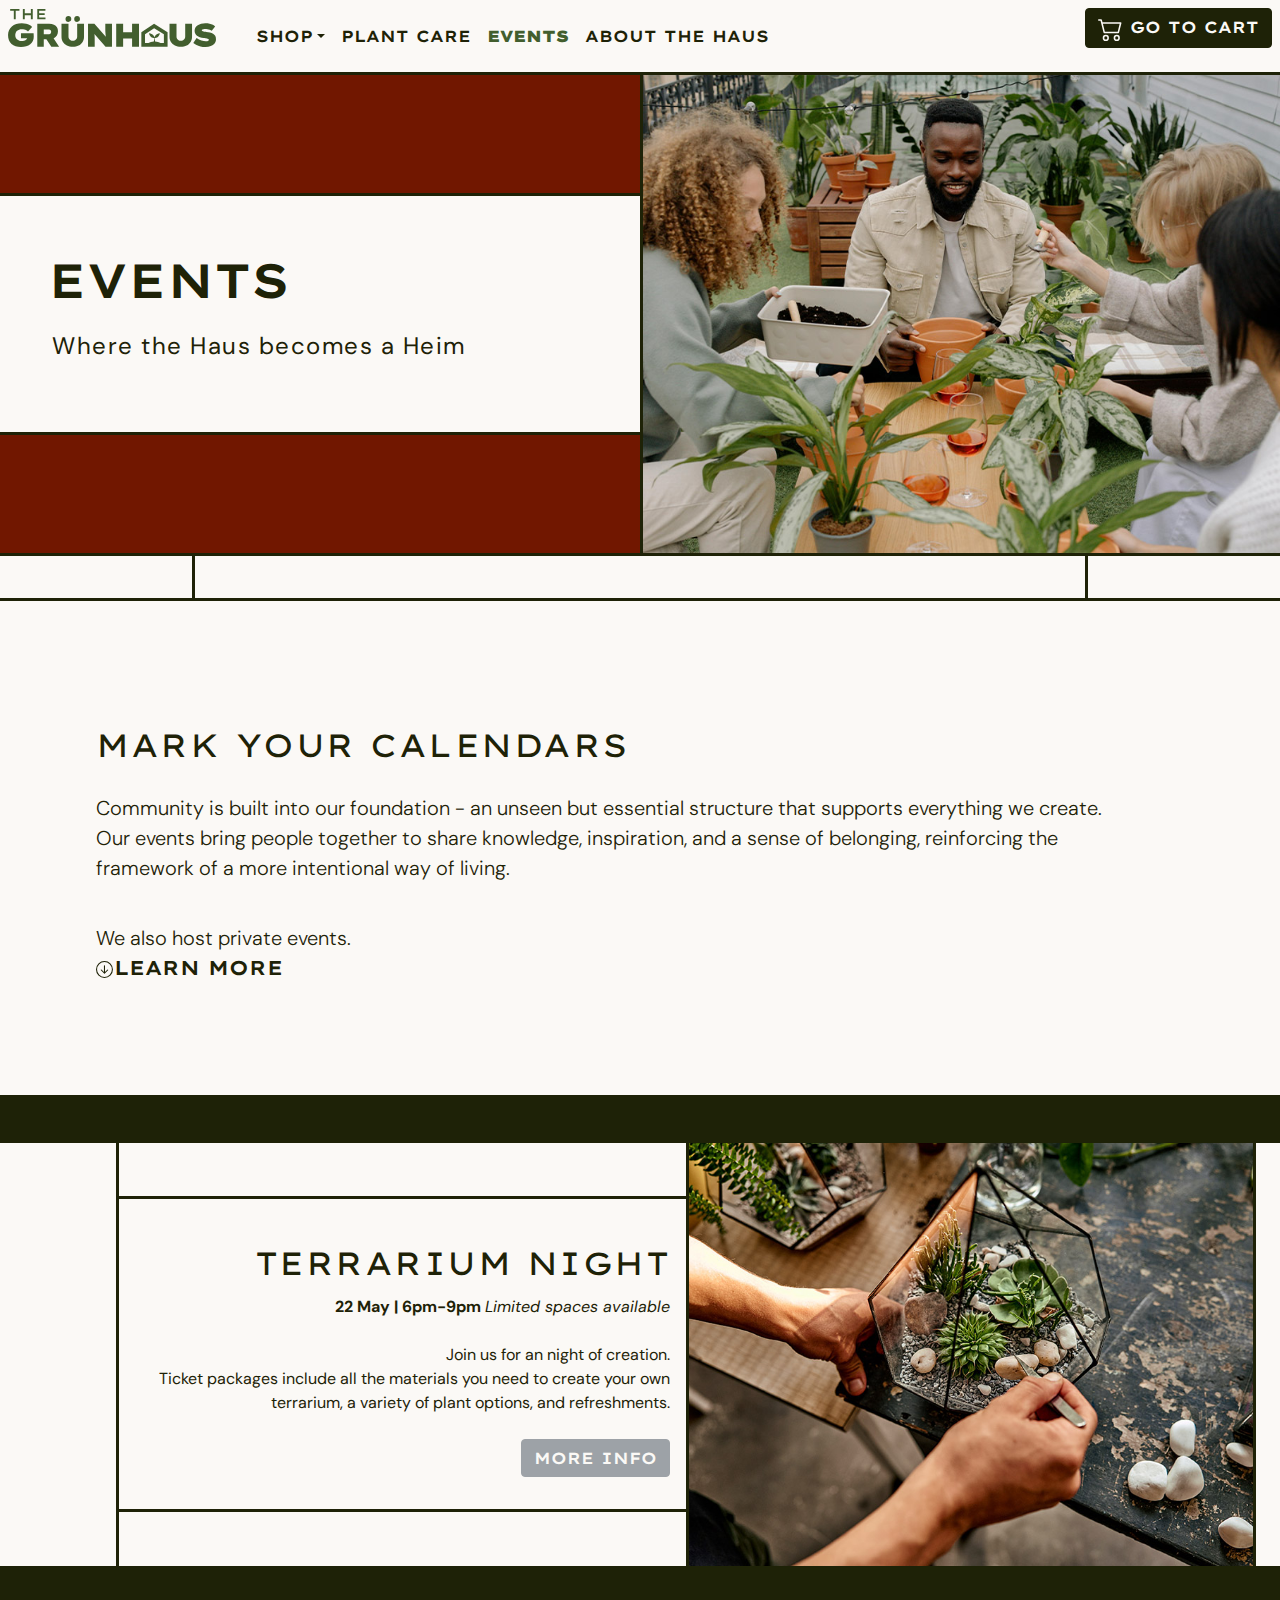
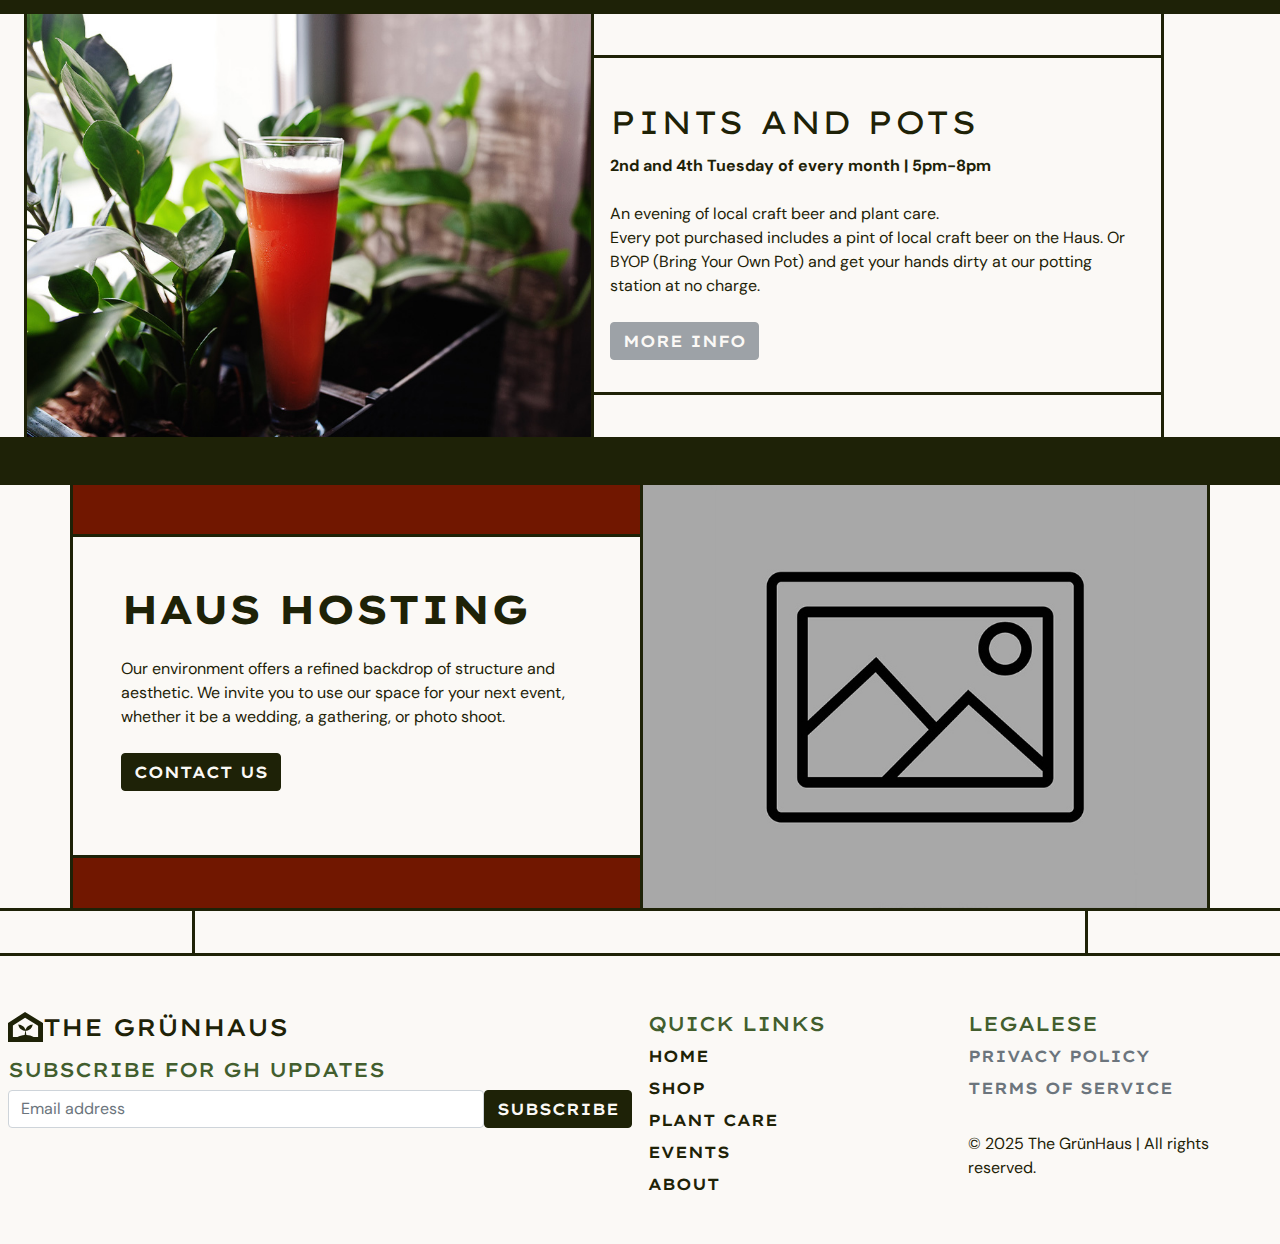
<file: events.html>
<!DOCTYPE html>
<html lang="en">
  <head>
    <meta charset="UTF-8" />
    <meta http-equiv="X-UA-Compatible" content="IE=edge" />
    <meta name="viewport" content="width=device-width, initial-scale=1" />
    <title>Events | The GrunHaüs</title>
    <!-- GoogleFonts -->
    <link rel="preconnect" href="https://fonts.googleapis.com" />
    <link rel="preconnect" href="https://fonts.gstatic.com" crossorigin />
    <link
      href="https://fonts.googleapis.com/css2?family=DM+Sans:ital,opsz,wght@0,9..40,100..1000;1,9..40,100..1000&family=Lexend+Giga:wght@100..900&display=swap"
      rel="stylesheet"
    />
    <!-- Bootstrap -->
    <link href="css/GHbootstrap-4.4.1.css" rel="stylesheet" type="text/css" />
    <script src="js/jquery-3.7.1.min.js"></script>
    <script src="js/grunhaus.js"></script>
  </head>
  <body>
    <!------------------------- NAV ----------------------------->
    <nav class="navbar navbar-expand-lg">
      <a href="index.html" alt="return to home page"><img
          src="images/grunhaus-logo-H-grn.svg"
          alt="GH Logo"
          width="240"
          class="img-thumbnail img-fluid nav-logo"
      /></a>

      <button
        class="navbar-toggler"
        type="button"
        data-toggle="collapse"
        data-target="#navbarSupportedContent"
        aria-controls="navbarSupportedContent"
        aria-expanded="false"
        aria-label="Toggle navigation"
      >
        <div class="cta"><div class="toggle-btn type1"></div></div>
      </button>

      <div class="collapse navbar-collapse" id="navbarSupportedContent">
        <ul class="navbar-nav mr-auto">
          <li class="nav-item dropdown">
            <a
              class="nav-link dropdown-toggle"
              href="#"
              id="navbarDropdown"
              role="button"
              data-toggle="dropdown"
              aria-haspopup="true"
              aria-expanded="false"
            >
              shop</a
            >
            <div class="dropdown-menu" aria-labelledby="navbarDropdown">
              <a class="dropdown-item" href="shop.html" alt="shop plants">Plants</a>
              <div class="dropdown-divider"></div>
              <a class="dropdown-item" href="shop.html" alt="shop supplies">Supplies</a>
              <div class="dropdown-divider"></div>
              <a class="dropdown-item" href="shop.html" alt="shop GH merch">GH Merch</a>
            </div>
          </li>
          <li class="nav-item">
            <a class="nav-link" href="plant-care.html" alt="go to plant care page">Plant Care</a>
          </li>
          <li class="nav-item">
            <a class="nav-link active" href="events.html" alt="go to events page">Events</a>
          </li>
          <li class="nav-item">
            <a class="nav-link" href="about.html" alt="go the about page">About The Haus</a>
          </li>
        </ul>
        <button type="button" class="btn btn-dark">
          <svg
            xmlns="http://www.w3.org/2000/svg"
            width="25"
            height="25"
            fill="currentColor"
            class="bi bi-cart2"
            viewBox="0 0 16 16"
          >
            <path
              d="M0 2.5A.5.5 0 0 1 .5 2H2a.5.5 0 0 1 .485.379L2.89 4H14.5a.5.5 0 0 1 .485.621l-1.5 6A.5.5 0 0 1 13 11H4a.5.5 0 0 1-.485-.379L1.61 3H.5a.5.5 0 0 1-.5-.5M3.14 5l1.25 5h8.22l1.25-5zM5 13a1 1 0 1 0 0 2 1 1 0 0 0 0-2m-2 1a2 2 0 1 1 4 0 2 2 0 0 1-4 0m9-1a1 1 0 1 0 0 2 1 1 0 0 0 0-2m-2 1a2 2 0 1 1 4 0 2 2 0 0 1-4 0"
            />
          </svg>
          Go To Cart
        </button>
      </div>
    </nav>
    <!----------------- END NAV ------------------>

    <div class="container-fluid">
      <div class="row bg-red">

        <div class="plant-care-title situ-border-yb col col-md-6 col-12">
          <div class="container situ-border-xrev p-5 p-m-3 bg-white">
            <h1 class="display-3">Events</h1>
            <p class="display-7 p-1">Where the Haus becomes a Heim</p>
          </div>
        </div>

        <div class="col col-md-6 col-12">
          <div class="plant-care-head-img situ-border-left"><img src="images/events-page.jpg" class="img-fluid" alt="GrunHaus Events"/>
        </div></div>
      </div>
    </div>
    <!-----------------------Divider-------------------------->
    <div class="gh-divider"><div class="gh-divider-box"></div>

    <div class="container p-5 m-5">
      <h2 class="display-8 my-4">mark your calendars</h2>
      <p class="lead">
        Community is built into our foundation - an unseen but essential structure that supports everything we create.<br>Our events bring people together to share knowledge, inspiration, and a sense of belonging, reinforcing the framework of a more intentional way of living.</p><br>
      <p class="lead">We also host private events. <br>
        <a href="#booking"><svg xmlns="http://www.w3.org/2000/svg" width="18" height="18" fill="currentColor" class="bi bi-arrow-down-circle" viewBox="0 0 17 17">
  <path fill-rule="evenodd" d="M1 8a7 7 0 1 0 14 0A7 7 0 0 0 1 8m15 0A8 8 0 1 1 0 8a8 8 0 0 1 16 0M8.5 4.5a.5.5 0 0 0-1 0v5.793L5.354 8.146a.5.5 0 1 0-.708.708l3 3a.5.5 0 0 0 .708 0l3-3a.5.5 0 0 0-.708-.708L8.5 10.293z"/>
</svg>Learn More</a></p>

    </div>
    <!-----------------------Divider-------------------------->
        <div class="black-divider"></div>
    <!-----------------------Event 1-------------------------->
    <div class="container situ-border-x mr-4">
      <div class="row">
        <div class="col col-md-6 col-12 align-self-center">
            <div class="situ-border-yb p-3 text-right">
              <h3 class="display-8 mt-4">Terrarium Night</h3>
              <p><b>22 May | 6pm-9pm</b> <i>Limited spaces available</i></p>              
              <p class="my-4">
                Join us for an night of creation.<br>
                Ticket packages include all the materials you need to create your own terrarium, a variety of plant options, and refreshments.<br>
              </p>
              <button" class="btn btn-primary disabled mb-3">
                More Info
              </button>
            </div>
          </div>  

        <div class="col col-md-6 col-12 situ-border-left">
          
            <img
              src="images/events-terrarium.jpg"
              class="img-fluid" alt="Terrarium Event"/>
        </div>
        </div>
      </div>


    <!-----------------------Divider-------------------------->
    <div class="black-divider"></div>
    <!-----------------------Event 2-------------------------->
    <div class="container situ-border-x mx-4">
      <div class="row">
        <div class="col col-md-6 col-12 situ-border-right">
          <div>
            <img
              src="images/events-pints.jpg"
              class="img-fluid" alt="Pint class in planter"/></div>
        </div>

        <div class="col col-md-6 col-12 align-self-center">
            <div class="situ-border-yt p-3">
              <h3 class="display-8 mt-4">Pints and Pots</h3>
              <p><b>2nd and 4th Tuesday of every month | 5pm-8pm</b></p>     
              <p class="my-4">
                An evening of local craft beer and plant care.<br>
                Every pot purchased includes a pint of local craft beer on the Haus. Or BYOP (Bring Your Own Pot) and get your hands dirty at our potting station at no charge.<br>
              </p>
              <button" class="btn btn-primary disabled mb-3">
                More Info
              </button>
            </div>
          </div>
        </div>
      </div>
     <!-----------------------Divider-------------------------->
    <div class="black-divider"></div>
    <!-----------------------Booking CTA-------------------------->
    <div id="booking" class="container situ-border-x bg-red">
      <div class="row">
        <div class="col col-md-6 col-12 align-self-center">
            <div class="situ-border-yb bg-white p-5">
              <h3 class="display-5">Haus Hosting</h3>

              <p class="my-4">
                Our environment offers a refined backdrop of structure and aesthetic. We invite you to use our space for your next event, whether it be a wedding, a gathering, or photo shoot.<br>
              </p>
              <a href="about.html" alt="contact button"><button" class="btn btn-primary mb-3">
                Contact Us
              </button></a>
            </div>
          </div>  

        <div class="col col-md-6 col-12">
          <div>
            <img src="images/ph.jpg" class="img-fluid situ-border-left" alt="placeholder">
            </div>
        </div>
        </div>
      </div>   
    <!-----------------------Divider-------------------------->
    <div class="gh-divider"><div class="gh-divider-box"></div></div>
    <!------------------------------------------------ FOOTER ---------------------------------------------------------------->
    <div class="container-fluid">
      <footer class="row row-cols-1 row-cols-sm-2 row-cols-md-5 py-5">
        <div class="col col-md-6 sub-colum p-2">
          <a
            href="index.html"
            alt="return to home page"
            class="d-flex align-items-end mb-3 text-decoration-none h4"
            aria-label="Footer Logo"
          >
            <img
              src="images/grunhaus-icon-black.svg"
              alt="GrunHaus Icon"
              width="35"
              class="img-thumbnail img-fluid"
            />The GrünHaus
          </a>
          <form>
            <h5 style="color: var(--primary)">Subscribe for GH Updates</h5>
            <div class="d-flex flex-column flex-sm-row">
              <input
                id="newsletter1"
                type="email"
                class="form-control"
                placeholder="Email address"
              />
              <button class="btn btn-primary" type="button">Subscribe</button>
            </div>
          </form>
          <br />
        </div>

        <div class="col col-md-3 p-2">
          <h5 style="color: var(--primary)">Quick Links</h5>
          <ul class="nav flex-column">
            <li class="nav-item mb-2">
              <a href="index.html" alt="home page" class="nav-link p-0 text-body-secondary"
                >Home</a
              >
            </li>
            <li class="nav-item mb-2">
              <a href="shop.html" alt="shop page" class="nav-link p-0 text-body-secondary"
                >Shop</a
              >
            </li>
            <li class="nav-item mb-2">
              <a href="plant-care.html" alt="plant care page" class="nav-link p-0 text-body-secondary"
                >Plant Care</a
              >
            </li>
            <li class="nav-item mb-2">
              <a href="events.html" alt="events page" class="nav-link p-0 text-body-secondary">Events</a>
            </li>
            <li class="nav-item mb-2">
              <a href="about.html" alt="about page" class="nav-link p-0 text-body-secondary">About</a>
            </li>
          </ul>
          <br />
        </div>

        <div class="col col-md-3 p-2">
          <h5 style="color: var(--primary)">Legalese</h5>
          <ul class="nav flex-column">
            <li class="nav-item mb-2">
              <a class="nav-link disabled"
                >Privacy Policy</a
              >
            </li>
            <li class="nav-item mb-2">
              <a class="nav-link disabled">Terms of Service</a>
            </li>
            <br />
            <p class="text-body-secondary">
              © 2025 The GrünHaus | All rights reserved.
            </p>
          </ul>
        </div>
      </footer>
    </div>


    <!------------------------------------------------ END FOOTER ---------------------------------------------------------------->

    <!-- jQuery (necessary for Bootstrap's JavaScript plugins) -->
    <script src="js/jquery-3.4.1.min.js"></script>

    <!-- Include all compiled plugins (below), or include individual files as needed -->
    <script src="js/popper.min.js"></script>
    <script src="js/bootstrap-4.4.1.js"></script>

  </body>
</html>
</file>
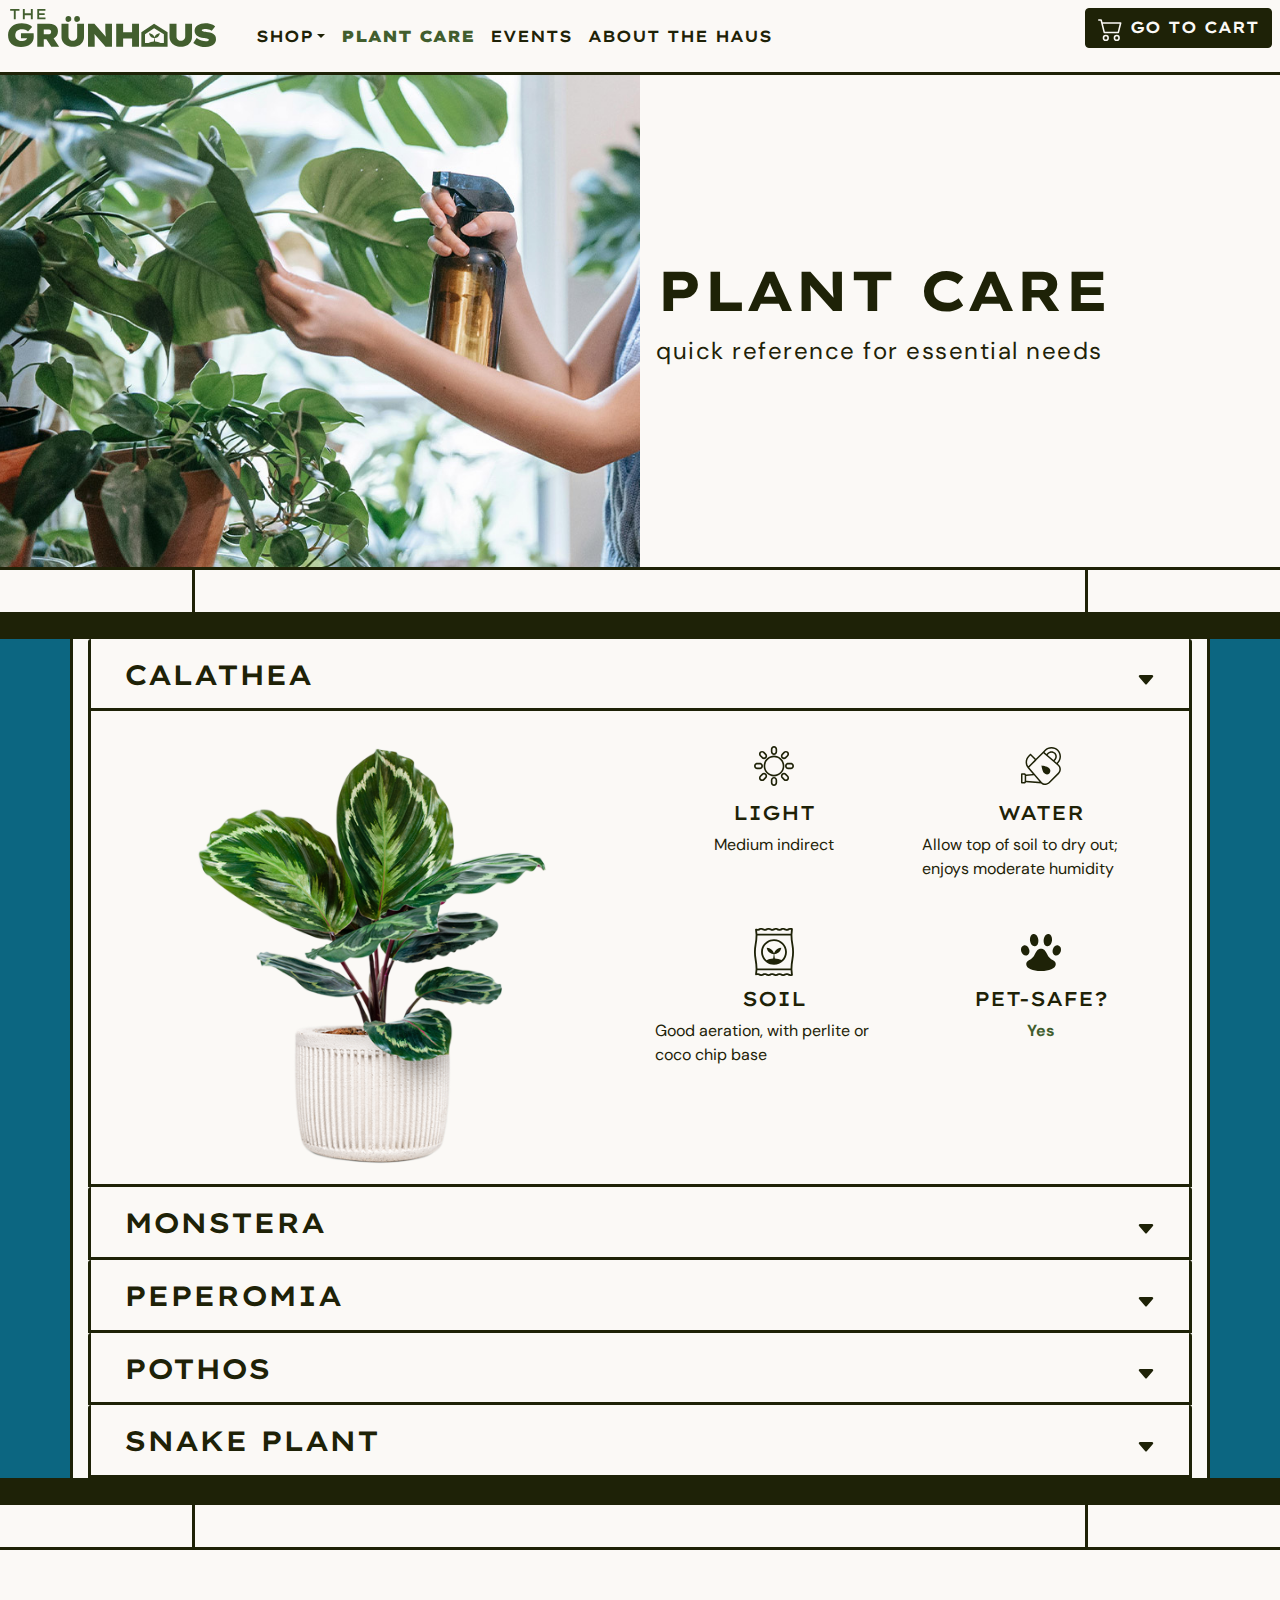
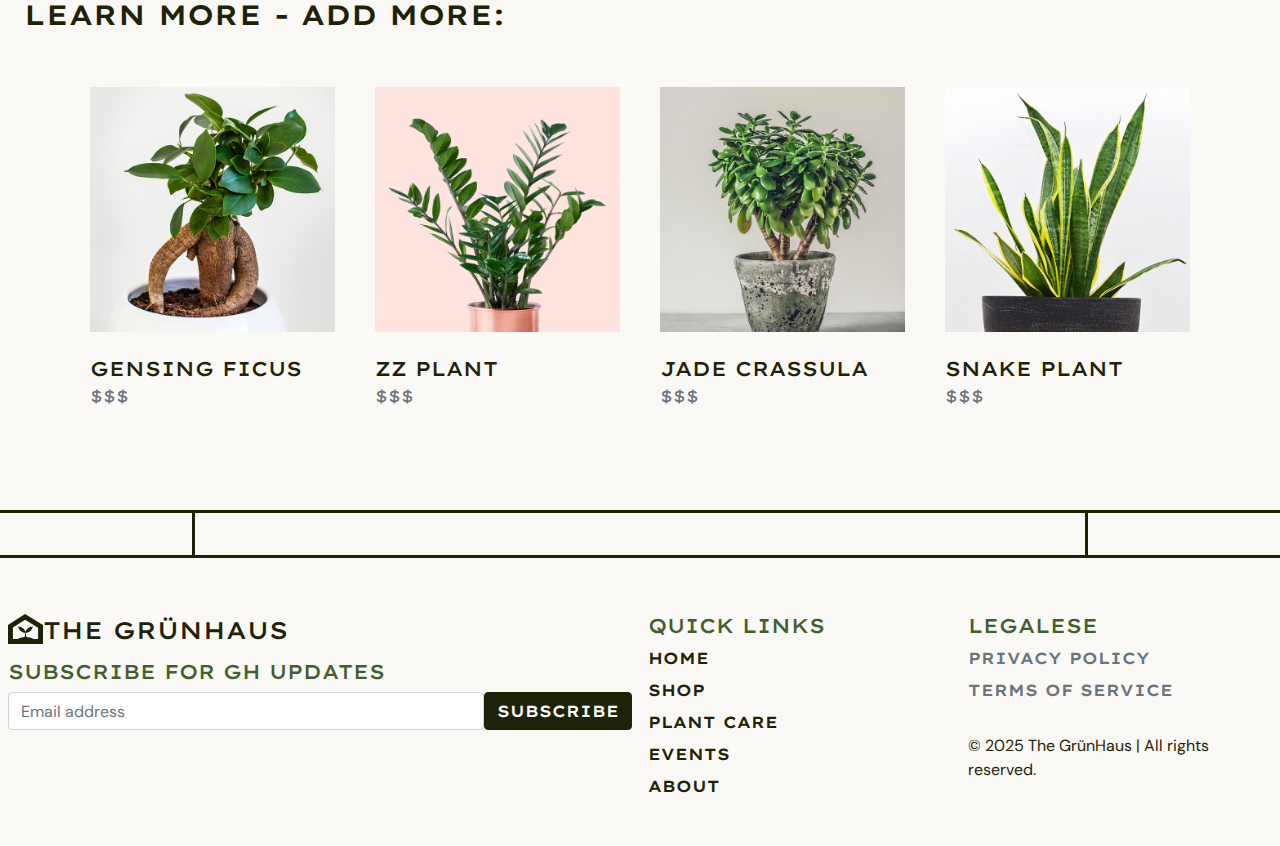
<file: plant-care.html>
<!DOCTYPE html>
<html lang="en">
  <head>
    <meta charset="UTF-8" />
    <meta http-equiv="X-UA-Compatible" content="IE=edge" />
    <meta name="viewport" content="width=device-width, initial-scale=1" />
    <title>Plant Care | The GrunHaüs</title>
    <!-- GoogleFonts -->
    <link rel="preconnect" href="https://fonts.googleapis.com" />
    <link rel="preconnect" href="https://fonts.gstatic.com" crossorigin />
    <link
      href="https://fonts.googleapis.com/css2?family=DM+Sans:ital,opsz,wght@0,9..40,100..1000;1,9..40,100..1000&family=Lexend+Giga:wght@100..900&display=swap"
      rel="stylesheet"
    />
    <!-- Bootstrap -->
    <link href="css/GHbootstrap-4.4.1.css" rel="stylesheet" type="text/css" />
    <script src="js/jquery-3.7.1.min.js"></script>
    <script src="js/grunhaus.js"></script>
  </head>
  <body>
    <!------------------------- NAV ----------------------------->
    <nav class="navbar navbar-expand-lg">
      <a href="index.html" alt="return to home page"><img
          src="images/grunhaus-logo-H-grn.svg"
          alt="GH Logo"
          width="240"
          class="img-thumbnail img-fluid nav-logo"
      /></a>

      <button
        class="navbar-toggler"
        type="button"
        data-toggle="collapse"
        data-target="#navbarSupportedContent"
        aria-controls="navbarSupportedContent"
        aria-expanded="false"
        aria-label="Toggle navigation"
      >
        <div class="cta"><div class="toggle-btn type1"></div></div>
      </button>

      <div class="collapse navbar-collapse" id="navbarSupportedContent">
        <ul class="navbar-nav mr-auto">
          <li class="nav-item dropdown">
            <a
              class="nav-link dropdown-toggle"
              href="#"
              id="navbarDropdown"
              role="button"
              data-toggle="dropdown"
              aria-haspopup="true"
              aria-expanded="false"
            >
              shop</a
            >
            <div class="dropdown-menu" aria-labelledby="navbarDropdown">
              <a class="dropdown-item" href="shop.html" alt="shop plants">Plants</a>
              <div class="dropdown-divider"></div>
              <a class="dropdown-item" href="shop.html" alt="shop supplies">Supplies</a>
              <div class="dropdown-divider"></div>
              <a class="dropdown-item" href="shop.html" alt="shop GH merch">GH Merch</a>
            </div>
          </li>
          <li class="nav-item">
            <a class="nav-link active" href="plant-care.html" alt="go to plant care page">Plant Care</a>
          </li>
          <li class="nav-item">
            <a class="nav-link" href="events.html" alt="go to events page">Events</a>
          </li>
          <li class="nav-item">
            <a class="nav-link" href="about.html" alt="go the about page">About The Haus</a>
          </li>
        </ul>
        <button type="button" class="btn btn-dark">
          <svg
            xmlns="http://www.w3.org/2000/svg"
            width="25"
            height="25"
            fill="currentColor"
            class="bi bi-cart2"
            viewBox="0 0 16 16"
          >
            <path
              d="M0 2.5A.5.5 0 0 1 .5 2H2a.5.5 0 0 1 .485.379L2.89 4H14.5a.5.5 0 0 1 .485.621l-1.5 6A.5.5 0 0 1 13 11H4a.5.5 0 0 1-.485-.379L1.61 3H.5a.5.5 0 0 1-.5-.5M3.14 5l1.25 5h8.22l1.25-5zM5 13a1 1 0 1 0 0 2 1 1 0 0 0 0-2m-2 1a2 2 0 1 1 4 0 2 2 0 0 1-4 0m9-1a1 1 0 1 0 0 2 1 1 0 0 0 0-2m-2 1a2 2 0 1 1 4 0 2 2 0 0 1-4 0"
            />
          </svg>
          Go To Cart
        </button>
      </div>
    </nav>
    <!----------------- END NAV ------------------>

    <div class="jumbotron-fluid">
      <div class="row row-column">
        <div class="plant-care-head-img col-xl-6 col-md-6 col-12">
          <img
            src="images/GrunHaus-Care-page.jpg"
            class="img-fluid"
            alt="plant-care"
          />
        </div>

        <div class="plant-care-title col-xl-6 col-md-6 col-12">
          <div class="container-fluid p-5 p-md-3">
            <h1 class="display-right">Plant Care</h1>
            <p class="display-7 display-right">
              quick reference for essential needs
            </p>
          </div>
        </div>
      </div>
    </div>
    <!-----------------------Divider-------------------------->
    <div class="gh-divider"><div class="gh-divider-box"></div></div>
    <div class="black-divider2"></div>
    <!-----------------------CARE SECTION-------------------------->
    <div class="container-fluid bg-blue">
      <div class="container bg-white situ-border-x">
        <div id="accordion">
          <!-- Accordion #1 -->
          <div class="card">
            <div class="card-header" id="headingOne">
              <button
                class="btn btn-link care-btn accordion-header"
                type="button"
                data-toggle="collapse"
                data-target="#collapseOne"
                aria-expanded="true"
                aria-controls="collapseOne"
                aria-label="Toggle Accordion Item 1"
              >
                <span class="h3">Calathea</span>
                <span class="accordion-caret">
                  <svg
                    xmlns="http://www.w3.org/2000/svg"
                    width="20"
                    height="20"
                    fill="currentColor"
                    class="bi bi-caret-down-fill"
                    viewBox="0 0 16 16"
                  >
                    <path
                      d="M7.247 11.14 2.451 5.658C1.885 5.013 2.345 4 3.204 4h9.592a1 1 0 0 1 .753 1.659l-4.796 5.48a1 1 0 0 1-1.506 0z"
                    />
                  </svg>
                </span>
              </button>
            </div>
            <!-- Accordion Block Start -->
            <div
              id="collapseOne"
              class="collapse show"
              aria-labelledby="headingOne"
              data-parent="#accordion"
            >
              <div class="card-body accordion-content">
                <div class="d-flex accordion-inner-row">
                  <div class="accordion-inner-col col-md-6 my-3 mb-md-0">
                    <img
                      class="img-fluid"
                      src="images/calathea-info.png"
                      alt="calathea plant"
                    />
                  </div>
                  <!-- Care Grid -->
                  <div class="accordion-inner-col col-md-6">
                    <div class="care-grid">
                      <div class="care">
                        <div class="care-icon">
                          <img
                            src="images/GrunHaus-Icon-light-update.svg"
                            width="40px"
                            alt="sunlight icon"
                          />
                        </div>
                        <h5>Light</h5>
                        <p>Medium indirect</p>
                      </div>
                      <div class="care">
                        <div class="care-icon">
                          <img
                            src="images/GrunHaus-Icon-water.svg"
                            width="40px"
                            alt="water icon"
                          />
                        </div>
                        <h5>Water</h5>
                        <p>
                          Allow top of soil to dry out; enjoys moderate humidity
                        </p>
                      </div>
                      <div class="care">
                        <div class="care-icon">
                          <img
                            src="images/GrunHaus-Icon-soil.svg"
                            width="40px"
                            alt="soil icon"
                          />
                        </div>
                        <h5>Soil</h5>
                        <p>Good aeration, with perlite or coco chip base</p>
                      </div>
                      <div class="care">
                        <div class="care-icon">
                          <img
                            src="images/GrunHaus-Icon-pets-update.svg"
                            width="40px"
                            alt="paw print icon"
                          />
                        </div>
                        <h5>Pet-Safe?</h5>
                        <p style="color: var(--primary)"><b>Yes</b></p>
                      </div>
                    </div>
                  </div>
                </div>
              </div>
            </div>
          </div>

          <!-- Accordion #2 -->
          <div class="card">
            <div class="card-header" id="headingTwo">
              <button
                class="btn btn-link care-btn collapsed accordion-header"
                type="button"
                data-toggle="collapse"
                data-target="#collapseTwo"
                aria-expanded="false"
                aria-controls="collapseTwo"
                aria-label="Toggle Accordion Item 2"
              >
                <span class="h3">Monstera</span>
                <span class="accordion-caret">
                  <svg
                    xmlns="http://www.w3.org/2000/svg"
                    width="20"
                    height="20"
                    fill="currentColor"
                    class="bi bi-caret-down-fill"
                    viewBox="0 0 16 16"
                  >
                    <path
                      d="M7.247 11.14 2.451 5.658C1.885 5.013 2.345 4 3.204 4h9.592a1 1 0 0 1 .753 1.659l-4.796 5.48a1 1 0 0 1-1.506 0z"
                    />
                  </svg>
                </span>
              </button>
            </div>
            <!-- Accordion Block Start -->
            <div
              id="collapseTwo"
              class="collapse"
              aria-labelledby="headingTwo"
              data-parent="#accordion"
            >
              <div class="card-body accordion-content">
                <div class="d-flex accordion-inner-row">
                  <div class="accordion-inner-col col-md-6 my-3 mb-md-0">
                    <img
                      class="img-fluid"
                      src="images/monstera-info.png"
                      alt="Monstera plant"
                    />
                  </div>
                  <!-- Care Grid -->
                  <div class="accordion-inner-col col-md-6">
                    <div class="care-grid">
                      <div class="care">
                        <div class="care-icon">
                          <img
                            src="images/GrunHaus-Icon-light-update.svg"
                            width="40px"
                            alt="sunlight icon"
                          />
                        </div>
                        <h5>Light</h5>
                        <p>Medium to bright indirect</p>
                      </div>
                      <div class="care">
                        <div class="care-icon">
                          <img
                            src="images/GrunHaus-Icon-water.svg"
                            width="40px"
                            alt="water icon"
                          />
                        </div>
                        <h5>Water</h5>
                        <p>
                          Allow top of soil to dry out; enjoys high humidity
                        </p>
                      </div>
                      <div class="care">
                        <div class="care-icon">
                          <img
                            src="images/GrunHaus-Icon-soil.svg"
                            width="40px"
                            alt="soil icon"
                          />
                        </div>
                        <h5>Soil</h5>
                        <p>Chunky, well-aerated mix with coco coir base</p>
                      </div>
                      <div class="care">
                        <div class="care-icon">
                          <img
                            src="images/GrunHaus-Icon-pets-update.svg"
                            width="40px"
                            alt="paw print icon"
                          />
                        </div>
                        <h5>Pet-Safe?</h5>
                        <p style="color: var(--accent)"><b>No</b></p>
                      </div>
                    </div>
                  </div>
                </div>
              </div>
            </div>
          </div>

          <!-- Accordion #3 -->
          <div class="card">
            <div class="card-header" id="headingThree">
              <button
                class="btn btn-link care-btn collapsed accordion-header"
                type="button"
                data-toggle="collapse"
                data-target="#collapseThree"
                aria-expanded="false"
                aria-controls="collapseThree"
                aria-label="Toggle Accordion Item 3"
              >
                <span class="h3">Peperomia</span>
                <span class="accordion-caret">
                  <svg
                    xmlns="http://www.w3.org/2000/svg"
                    width="20"
                    height="20"
                    fill="currentColor"
                    class="bi bi-caret-down-fill"
                    viewBox="0 0 16 16"
                  >
                    <path
                      d="M7.247 11.14 2.451 5.658C1.885 5.013 2.345 4 3.204 4h9.592a1 1 0 0 1 .753 1.659l-4.796 5.48a1 1 0 0 1-1.506 0z"
                    />
                  </svg>
                </span>
              </button>
            </div>
            <!-- Accordion Block Start -->
            <div
              id="collapseThree"
              class="collapse"
              aria-labelledby="headingThree"
              data-parent="#accordion"
            >
              <div class="card-body accordion-content">
                <div class="d-flex accordion-inner-row">
                  <div class="accordion-inner-col col-md-6 my-3 mb-md-0">
                    <img
                      class="img-fluid"
                      src="images/peperomia-info.png"
                      alt="Peperomia plant"
                    />
                  </div>
                  <!-- Care Grid -->
                  <div class="accordion-inner-col col-md-6">
                    <div class="care-grid">
                      <div class="care">
                        <div class="care-icon">
                          <img
                            src="images/GrunHaus-Icon-light-update.svg"
                            width="40px"
                            alt="sunlight icon"
                          />
                        </div>
                        <h5>Light</h5>
                        <p>Bright indirect</p>
                      </div>
                      <div class="care">
                        <div class="care-icon">
                          <img
                            src="images/GrunHaus-Icon-water.svg"
                            width="40px"
                            alt="water icon"
                          />
                        </div>
                        <h5>Water</h5>
                        <p>
                          Allow soil to dry out between watering; humidity helps
                          but isn't necessary
                        </p>
                      </div>
                      <div class="care">
                        <div class="care-icon">
                          <img
                            src="images/GrunHaus-Icon-soil.svg"
                            width="40px"
                            alt="soil icon"
                          />
                        </div>
                        <h5>Soil</h5>
                        <p>Good mix of peat moss and perlite</p>
                      </div>
                      <div class="care">
                        <div class="care-icon">
                          <img
                            src="images/GrunHaus-Icon-pets-update.svg"
                            width="40px"
                            alt="paw print icon"
                          />
                        </div>
                        <h5>Pet-Safe?</h5>
                        <p style="color: var(--primary)"><b>Yes</b></p>
                      </div>
                    </div>
                  </div>
                </div>
              </div>
            </div>
          </div>

          <!-- Accordion #4 -->
          <div class="card">
            <div class="card-header" id="headingFour">
              <button
                class="btn btn-link care-btn collapsed accordion-header"
                type="button"
                data-toggle="collapse"
                data-target="#collapseFour"
                aria-expanded="false"
                aria-controls="collapseFour"
                aria-label="Toggle Accordion Item 4"
              >
                <span class="h3">Pothos</span>
                <span class="accordion-caret">
                  <svg
                    xmlns="http://www.w3.org/2000/svg"
                    width="20"
                    height="20"
                    fill="currentColor"
                    class="bi bi-caret-down-fill"
                    viewBox="0 0 16 16"
                  >
                    <path
                      d="M7.247 11.14 2.451 5.658C1.885 5.013 2.345 4 3.204 4h9.592a1 1 0 0 1 .753 1.659l-4.796 5.48a1 1 0 0 1-1.506 0z"
                    />
                  </svg>
                </span>
              </button>
            </div>
            <!-- Accordion Block Start -->
            <div
              id="collapseFour"
              class="collapse"
              aria-labelledby="headingFour"
              data-parent="#accordion"
            >
              <div class="card-body accordion-content">
                <div class="d-flex accordion-inner-row">
                  <div class="accordion-inner-col col-md-6 my-3 mb-md-0">
                    <img
                      class="img-fluid"
                      src="images/pothos-info.png"
                      alt="Pothos plant"
                    />
                  </div>
                  <!-- Care Grid -->
                  <div class="accordion-inner-col col-md-6">
                    <div class="care-grid">
                      <div class="care">
                        <div class="care-icon">
                          <img
                            src="images/GrunHaus-Icon-light-update.svg"
                            width="40px"
                            alt="sunlight icon"
                          />
                        </div>
                        <h5>Light</h5>
                        <p>Low to medium indirect</p>
                      </div>
                      <div class="care">
                        <div class="care-icon">
                          <img
                            src="images/GrunHaus-Icon-water.svg"
                            width="40px"
                            alt="water icon"
                          />
                        </div>
                        <h5>Water</h5>
                        <p>Allow soil to dry out between watering</p>
                      </div>
                      <div class="care">
                        <div class="care-icon">
                          <img
                            src="images/GrunHaus-Icon-soil.svg"
                            width="40px"
                            alt="soil icon"
                          />
                        </div>
                        <h5>Soil</h5>
                        <p>Prefers a mix that drains well, but isn't picky</p>
                      </div>
                      <div class="care">
                        <div class="care-icon">
                          <img
                            src="images/GrunHaus-Icon-pets-update.svg"
                            width="40px"
                            alt="paw print icon"
                          />
                        </div>
                        <h5>Pet-Safe?</h5>
                        <p style="color: var(--accent)"><b>No</b></p>
                      </div>
                    </div>
                  </div>
                </div>
              </div>
            </div>
          </div>

          <!-- Accordion #5 -->
          <div class="card">
            <div class="card-header" id="headingFive">
              <button
                class="btn btn-link care-btn collapsed accordion-header"
                type="button"
                data-toggle="collapse"
                data-target="#collapseFive"
                aria-expanded="false"
                aria-controls="collapseFive"
                aria-label="Toggle Accordion Item 5"
              >
                <span class="h3">Snake Plant</span>
                <span class="accordion-caret">
                  <svg
                    xmlns="http://www.w3.org/2000/svg"
                    width="20"
                    height="20"
                    fill="currentColor"
                    class="bi bi-caret-down-fill"
                    viewBox="0 0 16 16"
                  >
                    <path
                      d="M7.247 11.14 2.451 5.658C1.885 5.013 2.345 4 3.204 4h9.592a1 1 0 0 1 .753 1.659l-4.796 5.48a1 1 0 0 1-1.506 0z"
                    />
                  </svg>
                </span>
              </button>
            </div>
            <!-- Accordion Block Start -->
            <div
              id="collapseFive"
              class="collapse"
              aria-labelledby="headingFive"
              data-parent="#accordion"
            >
              <div class="card-body accordion-content">
                <div class="d-flex accordion-inner-row">
                  <div class="accordion-inner-col col-md-6 my-3 mb-md-0">
                    <img
                      class="img-fluid"
                      src="images/snakeplant-info.png"
                      alt="Snake plant"
                    />
                  </div>
                  <!-- Care Grid -->
                  <div class="accordion-inner-col col-md-6">
                    <div class="care-grid">
                      <div class="care">
                        <div class="care-icon">
                          <img
                            src="images/GrunHaus-Icon-light-update.svg"
                            width="40px"
                            alt="sunlight icon"
                          />
                        </div>
                        <h5>Light</h5>
                        <p>Low indirect</p>
                      </div>
                      <div class="care">
                        <div class="care-icon">
                          <img
                            src="images/GrunHaus-Icon-water.svg"
                            width="40px"
                            alt="water icon"
                          />
                        </div>
                        <h5>Water</h5>
                        <p>
                          Water sparingly; allow soil to dry out thoroughly
                          between watering
                        </p>
                      </div>
                      <div class="care">
                        <div class="care-icon">
                          <img
                            src="images/GrunHaus-Icon-soil.svg"
                            width="40px"
                            alt="soil icon"
                          />
                        </div>
                        <h5>Soil</h5>
                        <p>Well-draining mix of perlite and sand</p>
                      </div>
                      <div class="care">
                        <div class="care-icon">
                          <img
                            src="images/GrunHaus-Icon-pets-update.svg"
                            width="40px"
                            alt="paw print icon"
                          />
                        </div>
                        <h5>Pet-Safe?</h5>
                        <p style="color: var(--accent)"><b>No</b></p>
                      </div>
                    </div>
                  </div>
                </div>
              </div>
            </div>
          </div>
        </div>
      </div>
    </div>
    <!-----------------------Divider-------------------------->
    <div class="black-divider2"></div>
    <div class="gh-divider"><div class="gh-divider-box"></div></div>
    <!----MORE PRODUCTS---->
    <h3 class="p-4 mt-4">Learn More - Add More:</h3>
    <div class="container pb-3" id="rec-cards">
      <div
        class="row row-cols-2 row-cols-md-2 row-cols-lg-4 align-items-stretch pb-5 mb-5"
      >
        <div class="col my-1">
          <div class="card">
            <div class="card-body">
              <a href="#" class="card-link">
                <img
                  src="images/gh-shop-thumb-pet-ficus.jpg"
                  class="img-fluid image-link"
                  alt="Placeholder image"
                /><br /><br />
                <h5 class="card-title">GENSING FICUS</h5></a
              >
              <h6 class="card-subtitle mb-2 text-muted">$$$</h6>
            </div>
          </div>
        </div>

        <div class="col my-1">
          <div class="card">
            <div class="card-body">
              <a href="#" class="card-link">
                <img
                  src="images/gh-shop-thumb-easy-zz.jpg"
                  class="img-fluid image-link"
                  alt="Placeholder image"
                /><br /><br />
                <h5 class="card-title">ZZ Plant</h5></a
              >
              <h6 class="card-subtitle mb-2 text-muted">$$$</h6>
            </div>
          </div>
        </div>

        <div class="col my-1">
          <div class="card">
            <div class="card-body">
              <a href="#" class="card-link">
                <img
                  src="images/gh-shop-thumb-succ-jade.jpg"
                  class="img-fluid image-link"
                  alt="Placeholder image"
                /><br /><br />
                <h5 class="card-title">JADE CRASSULA</h5></a
              >
              <h6 class="card-subtitle mb-2 text-muted">$$$</h6>
            </div>
          </div>
        </div>

        <div class="col my-1">
          <div class="card">
            <div class="card-body">
              <a href="#" class="card-link">
                <img
                  src="images/gh-shop-thumb-easy-snakeplant.jpg"
                  class="img-fluid image-link"
                  alt="Placeholder image"
                /><br /><br />
                <h5 class="card-title">SNAKE PLANT</h5></a
              >
              <h6 class="card-subtitle mb-2 text-muted">$$$</h6>
            </div>
          </div>
        </div>
      </div>
    </div>
    <!-----------------------Divider-------------------------->
    <div class="gh-divider"><div class="gh-divider-box"></div></div>
    <!------------------------------------------------ FOOTER ---------------------------------------------------------------->
    <div class="container-fluid">
      <footer class="row row-cols-1 row-cols-sm-2 row-cols-md-5 py-5">
        <div class="col col-md-6 sub-colum p-2">
          <a
            href="index.html"
            alt="return to home page"
            class="d-flex align-items-end mb-3 text-decoration-none h4"
            aria-label="Footer Logo"
          >
            <img
              src="images/grunhaus-icon-black.svg"
              alt="GrunHaus Icon"
              width="35"
              class="img-thumbnail img-fluid"
            />The GrünHaus
          </a>
          <form>
            <h5 style="color: var(--primary)">Subscribe for GH Updates</h5>
            <div class="d-flex flex-column flex-sm-row">
              <input
                id="newsletter1"
                type="email"
                class="form-control"
                placeholder="Email address"
              />
              <button class="btn btn-primary" type="button">Subscribe</button>
            </div>
          </form>
          <br />
        </div>

        <div class="col col-md-3 p-2">
          <h5 style="color: var(--primary)">Quick Links</h5>
          <ul class="nav flex-column">
            <li class="nav-item mb-2">
              <a href="index.html" alt="home page" class="nav-link p-0 text-body-secondary"
                >Home</a
              >
            </li>
            <li class="nav-item mb-2">
              <a href="shop.html" alt="shop page" class="nav-link p-0 text-body-secondary"
                >Shop</a
              >
            </li>
            <li class="nav-item mb-2">
              <a href="plant-care.html" alt="plant care page" class="nav-link p-0 text-body-secondary"
                >Plant Care</a
              >
            </li>
            <li class="nav-item mb-2">
              <a href="events.html" alt="events page" class="nav-link p-0 text-body-secondary">Events</a>
            </li>
            <li class="nav-item mb-2">
              <a href="about.html" alt="about page" class="nav-link p-0 text-body-secondary">About</a>
            </li>
          </ul>
          <br />
        </div>

        <div class="col col-md-3 p-2">
          <h5 style="color: var(--primary)">Legalese</h5>
          <ul class="nav flex-column">
            <li class="nav-item mb-2">
              <a class="nav-link disabled"
                >Privacy Policy</a
              >
            </li>
            <li class="nav-item mb-2">
              <a class="nav-link disabled">Terms of Service</a>
            </li>
            <br />
            <p class="text-body-secondary">
              © 2025 The GrünHaus | All rights reserved.
            </p>
          </ul>
        </div>
      </footer>
    </div>

    <!------------------------------------------------ END FOOTER ---------------------------------------------------------------->

    <!-- jQuery (necessary for Bootstrap's JavaScript plugins) -->
    <script src="js/jquery-3.4.1.min.js"></script>

    <!-- Include all compiled plugins (below), or include individual files as needed -->
    <script src="js/popper.min.js"></script>
    <script src="js/bootstrap-4.4.1.js"></script>

    <!-- Just for Plant Care carets-->
    <script>
      $(document).ready(function () {
        $("#accordion .collapse")
          .on("show.bs.collapse", function () {
            $(this)
              .prev(".card-header")
              .find(".accordion-caret")
              .addClass("rotate-180");
          })
          .on("hide.bs.collapse", function () {
            $(this)
              .prev(".card-header")
              .find(".accordion-caret")
              .removeClass("rotate-180");
          });
      });
    </script>
  </body>
</html>
</file>
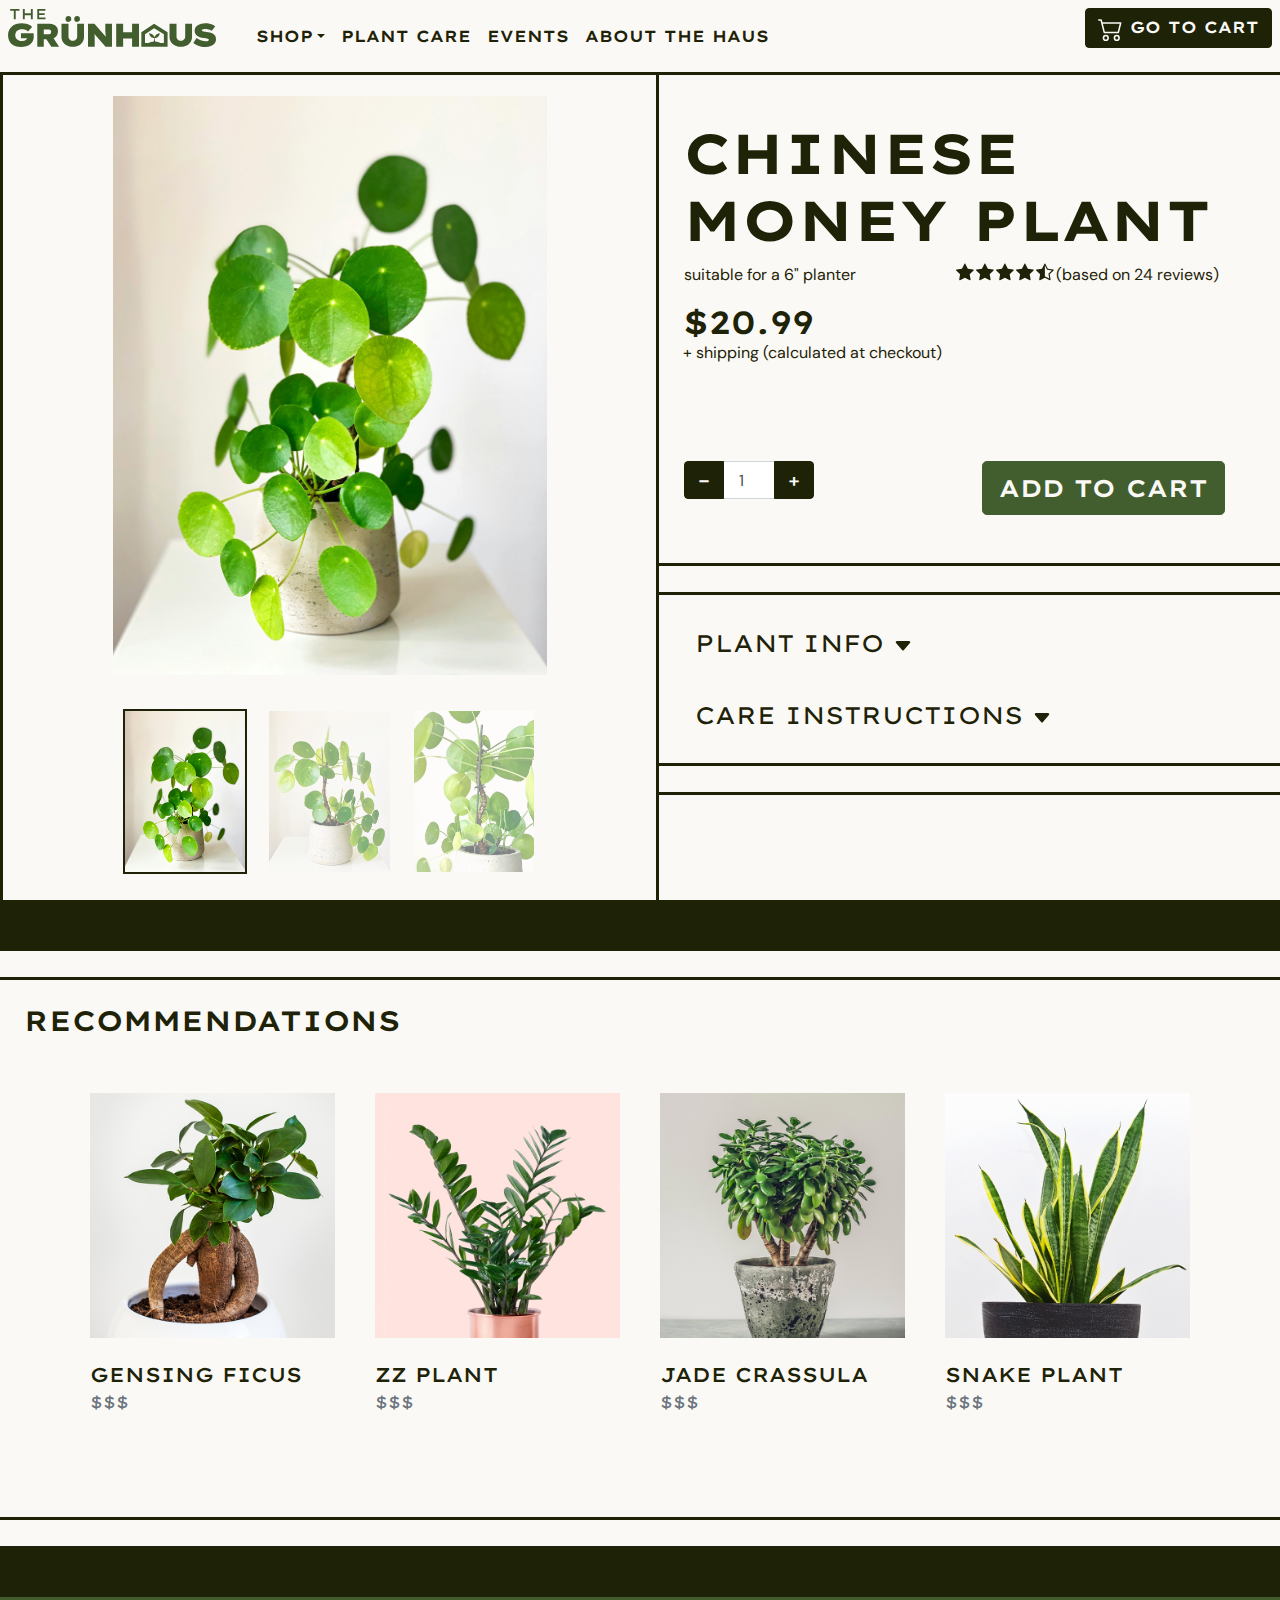
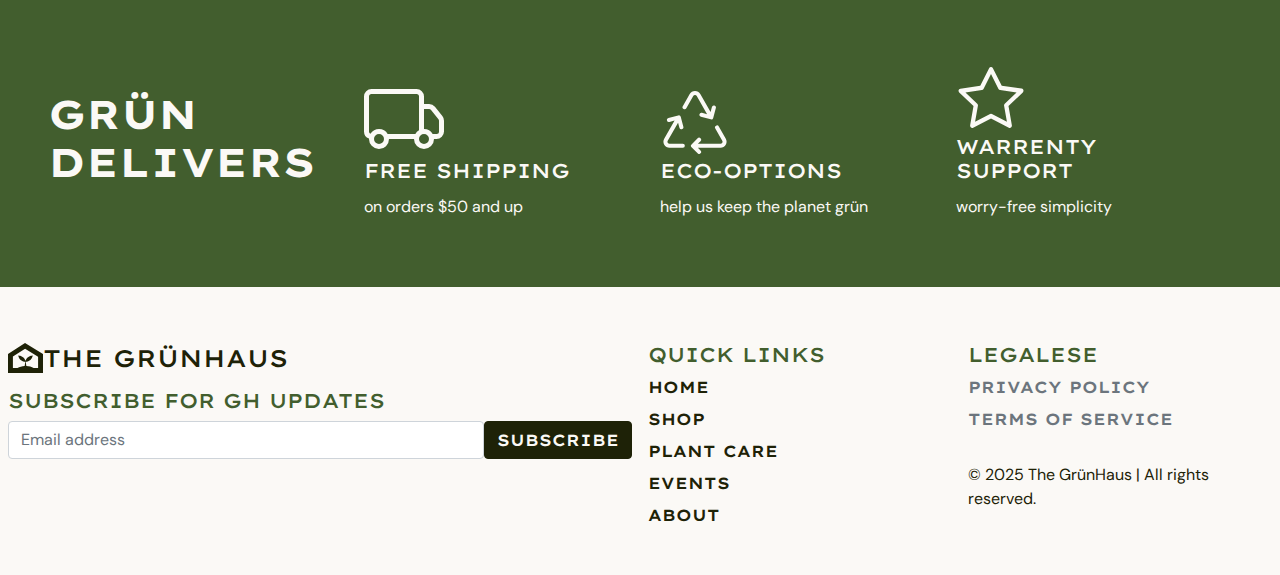
<file: product.html>
<!DOCTYPE html>
<html lang="en">
  <head>
    <meta charset="UTF-8" />
    <meta http-equiv="X-UA-Compatible" content="IE=edge" />
    <meta name="viewport" content="width=device-width, initial-scale=1" />
    <title>PRODUCT | The GrunHaüs</title>
    <!-- GoogleFonts -->
    <link rel="preconnect" href="https://fonts.googleapis.com" />
    <link rel="preconnect" href="https://fonts.gstatic.com" crossorigin />
    <link
      href="https://fonts.googleapis.com/css2?family=DM+Sans:ital,opsz,wght@0,9..40,100..1000;1,9..40,100..1000&family=Lexend+Giga:wght@100..900&display=swap"
      rel="stylesheet"
    />
    <!-- Bootstrap -->
    <link href="css/GHbootstrap-4.4.1.css" rel="stylesheet" type="text/css" />
    <script src="js/jquery-3.7.1.min.js"></script>
    <script src="js/grunhaus.js"></script>
  </head>

  <body>
    <nav class="navbar navbar-expand-lg">
      <a href="index.html" alt="return to home page"
        ><img
          src="images/grunhaus-logo-H-grn.svg"
          alt="GH Logo"
          width="240"
          class="img-thumbnail img-fluid nav-logo"
      /></a>

      <button
        class="navbar-toggler"
        type="button"
        data-toggle="collapse"
        data-target="#navbarSupportedContent"
        aria-controls="navbarSupportedContent"
        aria-expanded="false"
        aria-label="Toggle navigation"
      >
        <div class="cta"><div class="toggle-btn type1"></div></div>
      </button>

      <div class="collapse navbar-collapse" id="navbarSupportedContent">
        <ul class="navbar-nav mr-auto">
          <li class="nav-item dropdown">
            <a
              class="nav-link dropdown-toggle"
              href="#"
              id="navbarDropdown"
              role="button"
              data-toggle="dropdown"
              aria-haspopup="true"
              aria-expanded="false"
            >
              shop</a
            >
            <div class="dropdown-menu" aria-labelledby="navbarDropdown">
              <a class="dropdown-item" href="shop.html" alt="shop plants"
                >Plants</a
              >
              <div class="dropdown-divider"></div>
              <a class="dropdown-item" href="shop.html" alt="shop supplies"
                >Supplies</a
              >
              <div class="dropdown-divider"></div>
              <a class="dropdown-item" href="shop.html" alt="shop GH merch"
                >GH Merch</a
              >
            </div>
          </li>
          <li class="nav-item">
            <a
              class="nav-link"
              href="plant-care.html"
              alt="go to plant care page"
              >Plant Care</a
            >
          </li>
          <li class="nav-item">
            <a class="nav-link" href="events.html" alt="go to events page"
              >Events</a
            >
          </li>
          <li class="nav-item">
            <a class="nav-link" href="about.html" alt="go the about page"
              >About The Haus</a
            >
          </li>
        </ul>
        <button type="button" class="btn btn-dark">
          <svg
            xmlns="http://www.w3.org/2000/svg"
            width="25"
            height="25"
            fill="currentColor"
            class="bi bi-cart2"
            viewBox="0 0 16 16"
          >
            <path
              d="M0 2.5A.5.5 0 0 1 .5 2H2a.5.5 0 0 1 .485.379L2.89 4H14.5a.5.5 0 0 1 .485.621l-1.5 6A.5.5 0 0 1 13 11H4a.5.5 0 0 1-.485-.379L1.61 3H.5a.5.5 0 0 1-.5-.5M3.14 5l1.25 5h8.22l1.25-5zM5 13a1 1 0 1 0 0 2 1 1 0 0 0 0-2m-2 1a2 2 0 1 1 4 0 2 2 0 0 1-4 0m9-1a1 1 0 1 0 0 2 1 1 0 0 0 0-2m-2 1a2 2 0 1 1 4 0 2 2 0 0 1-4 0"
            />
          </svg>
          Go To Cart
        </button>
      </div>
    </nav>
    <!------------------------------------------------ NAV END ---------------------------------------------------------------->

    <!---------------------------PRODUCT CONTAINER------------------------------------------------------------>
    <div class="container-fluid product-container px-0">
      <div class="d-md-flex flex-md-equal mt-md-3 md-3">
        <!--------PRODUCT IMG------>
        <div class="me-md- px-3 md-5 product-gal">
          <div class="my-3">
            <div class="row align-items-start">
              <div class="container pt-2">
                <!-- Main Image Row -->
                <div class="row justify-content-center">
                  <div class="col-12 col-md-8">
                    <div
                      class="main-image-wrapper d-flex align-items-center justify-content-center"
                    >
                      <img
                        src="images/gh-product_photo-CMP1.jpg"
                        id="mainImage"
                        class="main-image img-fluid"
                        alt="Chinese Money Plant"
                      />
                    </div>
                  </div>
                </div>
                <!-- Horizontal Thumbnail Row -->
                <div class="row justify-content-center mt-4 thumbnail-row">
                  <div class="col-12 col-md-8">
                    <div class="row no-gutters">
                      <div class="col-4">
                        <img
                          src="images/gh-product_photo-CMP1.jpg"
                          class="img-fluid thumbnail-img active"
                          alt="Chinese Money Plant"
                          data-large="images/gh-product_photo-CMP1.jpg"
                        />
                      </div>
                      <div class="col-4">
                        <img
                          src="images/gh-product_photo-CMP2.jpg"
                          class="img-fluid thumbnail-img"
                          alt="Chinese Money Plant"
                          data-large="images/gh-product_photo-CMP2.jpg"
                        />
                      </div>
                      <div class="col-4">
                        <img
                          src="images/gh-product_photo-CMP3.jpg"
                          class="img-fluid thumbnail-img"
                          alt="Chinese Money Plant"
                          data-large="images/gh-product_photo-CMP3.jpg"
                        />
                      </div>
                    </div>
                  </div>
                </div>
              </div>
            </div>
          </div>
        </div>
        <!------- TOP RIGHT ------->
        <div class="me-5 mb-5 me-md-3">
          <div class="my-5 px-4">
            <h1>Chinese Money Plant</h1>
            <div class="row w-100">
              <div class="col px-3"><p>suitable for a 6" planter</p></div>
              <div class="col px-3">
                <div class="row row-cols">
                  <svg
                    xmlns="http://www.w3.org/2000/svg"
                    width="20"
                    height="20"
                    fill="currentColor"
                    class="bi bi-star-fill"
                    viewBox="0 0 18 18"
                  >
                    <path
                      d="M3.612 15.443c-.386.198-.824-.149-.746-.592l.83-4.73L.173 6.765c-.329-.314-.158-.888.283-.95l4.898-.696L7.538.792c.197-.39.73-.39.927 0l2.184 4.327 4.898.696c.441.062.612.636.282.95l-3.522 3.356.83 4.73c.078.443-.36.79-.746.592L8 13.187l-4.389 2.256z"
                    />
                  </svg>
                  <svg
                    xmlns="http://www.w3.org/2000/svg"
                    width="20"
                    height="20"
                    fill="currentColor"
                    class="bi bi-star-fill"
                    viewBox="0 0 18 18"
                  >
                    <path
                      d="M3.612 15.443c-.386.198-.824-.149-.746-.592l.83-4.73L.173 6.765c-.329-.314-.158-.888.283-.95l4.898-.696L7.538.792c.197-.39.73-.39.927 0l2.184 4.327 4.898.696c.441.062.612.636.282.95l-3.522 3.356.83 4.73c.078.443-.36.79-.746.592L8 13.187l-4.389 2.256z"
                    />
                  </svg>
                  <svg
                    xmlns="http://www.w3.org/2000/svg"
                    width="20"
                    height="20"
                    fill="currentColor"
                    class="bi bi-star-fill"
                    viewBox="0 0 18 18"
                  >
                    <path
                      d="M3.612 15.443c-.386.198-.824-.149-.746-.592l.83-4.73L.173 6.765c-.329-.314-.158-.888.283-.95l4.898-.696L7.538.792c.197-.39.73-.39.927 0l2.184 4.327 4.898.696c.441.062.612.636.282.95l-3.522 3.356.83 4.73c.078.443-.36.79-.746.592L8 13.187l-4.389 2.256z"
                    />
                  </svg>
                  <svg
                    xmlns="http://www.w3.org/2000/svg"
                    width="20"
                    height="20"
                    fill="currentColor"
                    class="bi bi-star-fill"
                    viewBox="0 0 18 18"
                  >
                    <path
                      d="M3.612 15.443c-.386.198-.824-.149-.746-.592l.83-4.73L.173 6.765c-.329-.314-.158-.888.283-.95l4.898-.696L7.538.792c.197-.39.73-.39.927 0l2.184 4.327 4.898.696c.441.062.612.636.282.95l-3.522 3.356.83 4.73c.078.443-.36.79-.746.592L8 13.187l-4.389 2.256z"
                    />
                  </svg>
                  <svg
                    xmlns="http://www.w3.org/2000/svg"
                    width="20"
                    height="20"
                    fill="currentColor"
                    class="bi bi-star-half"
                    viewBox="0 0 18 18"
                  >
                    <path
                      d="M5.354 5.119 7.538.792A.52.52 0 0 1 8 .5c.183 0 .366.097.465.292l2.184 4.327 4.898.696A.54.54 0 0 1 16 6.32a.55.55 0 0 1-.17.445l-3.523 3.356.83 4.73c.078.443-.36.79-.746.592L8 13.187l-4.389 2.256a.5.5 0 0 1-.146.05c-.342.06-.668-.254-.6-.642l.83-4.73L.173 6.765a.55.55 0 0 1-.172-.403.6.6 0 0 1 .085-.302.51.51 0 0 1 .37-.245zM8 12.027a.5.5 0 0 1 .232.056l3.686 1.894-.694-3.957a.56.56 0 0 1 .162-.505l2.907-2.77-4.052-.576a.53.53 0 0 1-.393-.288L8.001 2.223 8 2.226z"
                    />
                  </svg>
                  <p>(based on 24 reviews)</p>
                </div>
              </div>
            </div>
            <h2 class="mb-0">$20.99</h2>
            <p>+ shipping (calculated at checkout)</p>
          </div>

          <!----ADD TO CART SEC---->
          <div class="px-4">
            <div class="row w-100 px-3">
              <div class="container my-5">
                <div class="row row-col-1">
                  <div class="col justify-content-start">
                    <div class="input-group quantity-group">
                      <div class="input-group-prepend">
                        <button class="btn btn-dark btn-minus" type="button">
                          −
                        </button>
                      </div>
                      <input
                        type="number"
                        class="form-control quantity-input"
                        value="1"
                        min="1"
                        max="20"
                      />
                      <div class="input-group-append">
                        <button class="btn btn-dark btn-plus" type="button">
                          +
                        </button>
                      </div>
                    </div>
                  </div>
                  <!----SHOP btn---->
                  <div class="col d-flex justify-content-end">
                    <button class="btn btn-success btn-lg btn-add-to-cart">
                      Add to Cart
                    </button>
                  </div>
                  <!---- end SHOP btn---->
                </div>
              </div>
            </div>
          </div>
          <!------------------------ CART MODAL -------------------->
          <div
            class="modal fade"
            id="cartModal"
            tabindex="-1"
            role="dialog"
            aria-labelledby="cartModalLabel"
            aria-hidden="true"
          >
            <div class="modal-dialog" role="document">
              <div class="modal-content">
                <div class="modal-header">
                  <h5 class="modal-title">Item Added to Cart</h5>
                  <button
                    type="button"
                    class="close"
                    data-dismiss="modal"
                    aria-label="Close"
                  >
                    <span aria-hidden="true">&times;</span>
                  </button>
                </div>
                <div class="modal-body">
                  <p>
                    You've added
                    <strong><span id="cartQty">1</span></strong> item(s) to your
                    cart.
                  </p>
                  <p>
                    Subtotal:
                    <strong>$<span id="cartTotal">19.99</span></strong>
                  </p>
                </div>
                <div class="modal-footer">
                  <button
                    type="button"
                    class="btn btn-light"
                    data-dismiss="modal"
                  >
                    Continue Shopping
                  </button>
                  <a href="#" class="btn btn-success">Go to Cart</a>
                </div>
              </div>
            </div>
          </div>
          <!------------------------ CART MODAL -------------------->
          <!----DIVIDER---->
          <div class="gh-divider2"></div>
          <!----CARE SEC---->
          <div class="my-4 px-4">
            <a href="#info" class="btn btn-care-sm" data-toggle="collapse"
              >Plant Info
              <svg
                xmlns="http://www.w3.org/2000/svg"
                width="20"
                height="20"
                fill="currentColor"
                class="bi bi-caret-down-fill accordion-caret"
                viewBox="0 0 16 16"
              >
                <path
                  d="M7.247 11.14 2.451 5.658C1.885 5.013 2.345 4 3.204 4h9.592a1 1 0 0 1 .753 1.659l-4.796 5.48a1 1 0 0 1-1.506 0z"
                /></svg
            ></a>
            <!-----------------------------Collapsable-------------------------->
            <div id="info" class="collapse">
              <div class="container my-2 py-2">
                <p class="font-italic display-6">Pilea peperomioides</p>
                <p>
                  <b>AKA:</b> Chinese money plant, UFO Plant, pancake plant,
                  lefse plant
                </p>
                <p>
                  Effortlessly sculptural, the Chinese Money Plant (Pilea
                  peperomioides) brings balance and quiet charm to any interior
                  space. <br /><br />
                  With its perfectly round, coin-like leaves radiating from a
                  central stem, this plant embodies geometric harmony—clean,
                  simple, and striking without excess. The deep green discs
                  float elegantly on slender petioles, offering a living
                  expression of form following function.
                </p>
              </div>
            </div>
            <!-----------------------------End-------------------------->
          </div>

          <div class="my-4 px-4">
            <a href="#care" class="btn btn-care-sm" data-toggle="collapse"
              >Care Instructions
              <svg
                xmlns="http://www.w3.org/2000/svg"
                width="20"
                height="20"
                fill="currentColor"
                class="bi bi-caret-down-fill accordion-caret"
                viewBox="0 0 16 16"
              >
                <path
                  d="M7.247 11.14 2.451 5.658C1.885 5.013 2.345 4 3.204 4h9.592a1 1 0 0 1 .753 1.659l-4.796 5.48a1 1 0 0 1-1.506 0z"
                /></svg
            ></a>
            <!-----------------------------Collapsable-------------------------->
            <div id="care" class="collapse">
              <div class="container my-2 py-2">
                <p>
                  Pilea thrives in bright, indirect light and prefers a light
                  watering routine—allowing the top inch of soil to dry between
                  waterings. It's unfussy about humidity and does well in
                  standard indoor conditions. Use a well-draining soil mix, and
                  ensure the pot has proper drainage to prevent root rot. As an
                  added benefit, it’s <b>non-toxic to pets</b>, making it a
                  thoughtful addition to homes with curious companions.
                </p>
              </div>
            </div>
            <!-----------------------------End-------------------------->
          </div>
          <!----DIVIDER---->
          <div class="gh-divider2"></div>
        </div>
      </div>
      <!----End Right Col---->
    </div>
    <!------------------------ End Product Info -------------------->

    <!----DIVIDER---->
    <div class="black-divider"></div>
    <div class="gh-divider2"></div>
    <!----MORE PRODUCTS---->
    <h3 class="p-4">Recommendations</h3>
    <div class="container pb-3" id="rec-cards">
      <div
        class="row row-cols-2 row-cols-md-2 row-cols-lg-4 align-items-stretch pb-5 mb-5"
      >
        <div class="col my-1">
          <div class="card">
            <div class="card-body">
              <a href="#" class="card-link">
                <img
                  src="images/gh-shop-thumb-pet-ficus.jpg"
                  class="img-fluid image-link"
                  alt="Placeholder image"
                /><br /><br />
                <h5 class="card-title">GENSING FICUS</h5></a
              >
              <h6 class="card-subtitle mb-2 text-muted">$$$</h6>
            </div>
          </div>
        </div>

        <div class="col my-1">
          <div class="card">
            <div class="card-body">
              <a href="#" class="card-link">
                <img
                  src="images/gh-shop-thumb-easy-zz.jpg"
                  class="img-fluid image-link"
                  alt="Placeholder image"
                /><br /><br />
                <h5 class="card-title">ZZ Plant</h5></a
              >
              <h6 class="card-subtitle mb-2 text-muted">$$$</h6>
            </div>
          </div>
        </div>

        <div class="col my-1">
          <div class="card">
            <div class="card-body">
              <a href="#" class="card-link">
                <img
                  src="images/gh-shop-thumb-succ-jade.jpg"
                  class="img-fluid image-link"
                  alt="Placeholder image"
                /><br /><br />
                <h5 class="card-title">JADE CRASSULA</h5></a
              >
              <h6 class="card-subtitle mb-2 text-muted">$$$</h6>
            </div>
          </div>
        </div>

        <div class="col my-1">
          <div class="card">
            <div class="card-body">
              <a href="#" class="card-link">
                <img
                  src="images/gh-shop-thumb-easy-snakeplant.jpg"
                  class="img-fluid image-link"
                  alt="Placeholder image"
                /><br /><br />
                <h5 class="card-title">SNAKE PLANT</h5></a
              >
              <h6 class="card-subtitle mb-2 text-muted">$$$</h6>
            </div>
          </div>
        </div>
      </div>
    </div>

    <!----DIVIDER---->
    <div class="gh-divider2"></div>
    <div class="black-divider"></div>

    <!------------------------------------------------ DELIVERY ---------------------------------------------------------------->
    <div class="container-fluid gh-delivery">
      <div class="row p-5">
        <div class="col-xl-3 align-self-center">
          <h4 class="display-5">Grün Delivers</h4>
        </div>

        <div class="col-xl-3 col-lg-4 col-md-6 col-12 align-self-end">
          <div class="card-body">
            <svg
              xmlns="http://www.w3.org/2000/svg"
              width="80"
              height="80"
              fill="currentColor"
              class="bi bi-truck"
              viewBox="0 0 16 16"
            >
              <path
                d="M0 3.5A1.5 1.5 0 0 1 1.5 2h9A1.5 1.5 0 0 1 12 3.5V5h1.02a1.5 1.5 0 0 1 1.17.563l1.481 1.85a1.5 1.5 0 0 1 .329.938V10.5a1.5 1.5 0 0 1-1.5 1.5H14a2 2 0 1 1-4 0H5a2 2 0 1 1-3.998-.085A1.5 1.5 0 0 1 0 10.5zm1.294 7.456A2 2 0 0 1 4.732 11h5.536a2 2 0 0 1 .732-.732V3.5a.5.5 0 0 0-.5-.5h-9a.5.5 0 0 0-.5.5v7a.5.5 0 0 0 .294.456M12 10a2 2 0 0 1 1.732 1h.768a.5.5 0 0 0 .5-.5V8.35a.5.5 0 0 0-.11-.312l-1.48-1.85A.5.5 0 0 0 13.02 6H12zm-9 1a1 1 0 1 0 0 2 1 1 0 0 0 0-2m9 0a1 1 0 1 0 0 2 1 1 0 0 0 0-2"
              />
            </svg>
            <h5 class="card-title">Free Shipping</h5>
            <p class="card-text">on orders $50 and up</p>
          </div>
        </div>

        <div class="col-xl-3 col-lg-4 col-md-6 col-12 align-self-end">
          <div class="card-body">
            <svg
              xmlns="http://www.w3.org/2000/svg"
              width="70"
              height="70"
              fill="currentColor"
              class="bi bi-recycle"
              viewBox="0 0 16 16"
              style="padding-bottom: 5px"
            >
              <path
                d="M9.302 1.256a1.5 1.5 0 0 0-2.604 0l-1.704 2.98a.5.5 0 0 0 .869.497l1.703-2.981a.5.5 0 0 1 .868 0l2.54 4.444-1.256-.337a.5.5 0 1 0-.26.966l2.415.647a.5.5 0 0 0 .613-.353l.647-2.415a.5.5 0 1 0-.966-.259l-.333 1.242zM2.973 7.773l-1.255.337a.5.5 0 1 1-.26-.966l2.416-.647a.5.5 0 0 1 .612.353l.647 2.415a.5.5 0 0 1-.966.259l-.333-1.242-2.545 4.454a.5.5 0 0 0 .434.748H5a.5.5 0 0 1 0 1H1.723A1.5 1.5 0 0 1 .421 12.24zm10.89 1.463a.5.5 0 1 0-.868.496l1.716 3.004a.5.5 0 0 1-.434.748h-5.57l.647-.646a.5.5 0 1 0-.708-.707l-1.5 1.5a.5.5 0 0 0 0 .707l1.5 1.5a.5.5 0 1 0 .708-.707l-.647-.647h5.57a1.5 1.5 0 0 0 1.302-2.244z"
              />
            </svg>
            <h5 class="card-title">Eco-Options</h5>
            <p class="card-text">help us keep the planet grün</p>
          </div>
        </div>

        <div class="col-xl-3 col-lg-4 col-md-6 col-12 align-self-end">
          <div class="card-body">
            <svg
              xmlns="http://www.w3.org/2000/svg"
              width="70"
              height="70"
              fill="currentColor"
              class="bi bi-star"
              viewBox="0 0 16 16"
              style="padding-bottom: 5px"
            >
              <path
                d="M2.866 14.85c-.078.444.36.791.746.593l4.39-2.256 4.389 2.256c.386.198.824-.149.746-.592l-.83-4.73 3.522-3.356c.33-.314.16-.888-.282-.95l-4.898-.696L8.465.792a.513.513 0 0 0-.927 0L5.354 5.12l-4.898.696c-.441.062-.612.636-.283.95l3.523 3.356-.83 4.73zm4.905-2.767-3.686 1.894.694-3.957a.56.56 0 0 0-.163-.505L1.71 6.745l4.052-.576a.53.53 0 0 0 .393-.288L8 2.223l1.847 3.658a.53.53 0 0 0 .393.288l4.052.575-2.906 2.77a.56.56 0 0 0-.163.506l.694 3.957-3.686-1.894a.5.5 0 0 0-.461 0z"
              />
            </svg>
            <h5 class="card-title">Warrenty Support</h5>
            <p class="card-text">worry-free simplicity</p>
          </div>
        </div>
      </div>
    </div>

    <!------------------------------------------------ FOOTER ---------------------------------------------------------------->
    <div class="container-fluid">
      <footer class="row row-cols-1 row-cols-sm-2 row-cols-md-5 py-5">
        <div class="col col-md-6 sub-colum p-2">
          <a
            href="index.html"
            alt="return to home page"
            class="d-flex align-items-end mb-3 text-decoration-none h4"
            aria-label="Footer Logo"
          >
            <img
              src="images/grunhaus-icon-black.svg"
              alt="GrunHaus Icon"
              width="35"
              class="img-thumbnail img-fluid"
            />The GrünHaus
          </a>
          <form>
            <h5 style="color: var(--primary)">Subscribe for GH Updates</h5>
            <div class="d-flex flex-column flex-sm-row">
              <input
                id="newsletter1"
                type="email"
                class="form-control"
                placeholder="Email address"
              />
              <button class="btn btn-primary" type="button">Subscribe</button>
            </div>
          </form>
          <br />
        </div>

        <div class="col col-md-3 p-2">
          <h5 style="color: var(--primary)">Quick Links</h5>
          <ul class="nav flex-column">
            <li class="nav-item mb-2">
              <a
                href="index.html"
                alt="home page"
                class="nav-link p-0 text-body-secondary"
                >Home</a
              >
            </li>
            <li class="nav-item mb-2">
              <a
                href="shop.html"
                alt="shop page"
                class="nav-link p-0 text-body-secondary"
                >Shop</a
              >
            </li>
            <li class="nav-item mb-2">
              <a
                href="plant-care.html"
                alt="plant care page"
                class="nav-link p-0 text-body-secondary"
                >Plant Care</a
              >
            </li>
            <li class="nav-item mb-2">
              <a
                href="events.html"
                alt="events page"
                class="nav-link p-0 text-body-secondary"
                >Events</a
              >
            </li>
            <li class="nav-item mb-2">
              <a
                href="about.html"
                alt="about page"
                class="nav-link p-0 text-body-secondary"
                >About</a
              >
            </li>
          </ul>
          <br />
        </div>

        <div class="col col-md-3 p-2">
          <h5 style="color: var(--primary)">Legalese</h5>
          <ul class="nav flex-column">
            <li class="nav-item mb-2">
              <a class="nav-link disabled">Privacy Policy</a>
            </li>
            <li class="nav-item mb-2">
              <a class="nav-link disabled">Terms of Service</a>
            </li>
            <br />
            <p class="text-body-secondary">
              © 2025 The GrünHaus | All rights reserved.
            </p>
          </ul>
        </div>
      </footer>
    </div>

    <!-- jQuery (necessary for Bootstrap's JavaScript plugins) -->
    <script src="js/jquery-3.4.1.min.js"></script>

    <!-- Include all compiled plugins (below), or include individual files as needed -->
    <script src="js/popper.min.js"></script>
    <script src="js/bootstrap-4.4.1.js"></script>

    <!-- Just for Carets-->
    <script>
      $(document).ready(function () {
        $("#info")
          .on("show.bs.collapse", function () {
            $('a[href="#info"] .accordion-caret').addClass("rotate-180");
          })
          .on("hide.bs.collapse", function () {
            $('a[href="#info"] .accordion-caret').removeClass("rotate-180");
          });
      });
      $(document).ready(function () {
        $("#care")
          .on("show.bs.collapse", function () {
            $('a[href="#care"] .accordion-caret').addClass("rotate-180");
          })
          .on("hide.bs.collapse", function () {
            $('a[href="#care"] .accordion-caret').removeClass("rotate-180");
          });
      });
    </script>

    <!------------------------ API Survey  -------------------->
    <div
      class="embedsocial-forms-iframe"
      data-ref="3f69f144761c3d5383583a621fe8ce5531f8dcbb"
      data-widget="true"
      data-height="auto"
    ></div>
    <script>
      (function (d, s, id) {
        var js;
        if (d.getElementById(id)) {
          return;
        }
        js = d.createElement(s);
        js.id = id;
        js.src = "https://embedsocial.com/cdn/ef.js";
        d.getElementsByTagName("head")[0].appendChild(js);
      })(document, "script", "EmbedSocialFormsScript");
    </script>
  </body>
</html>
</file>
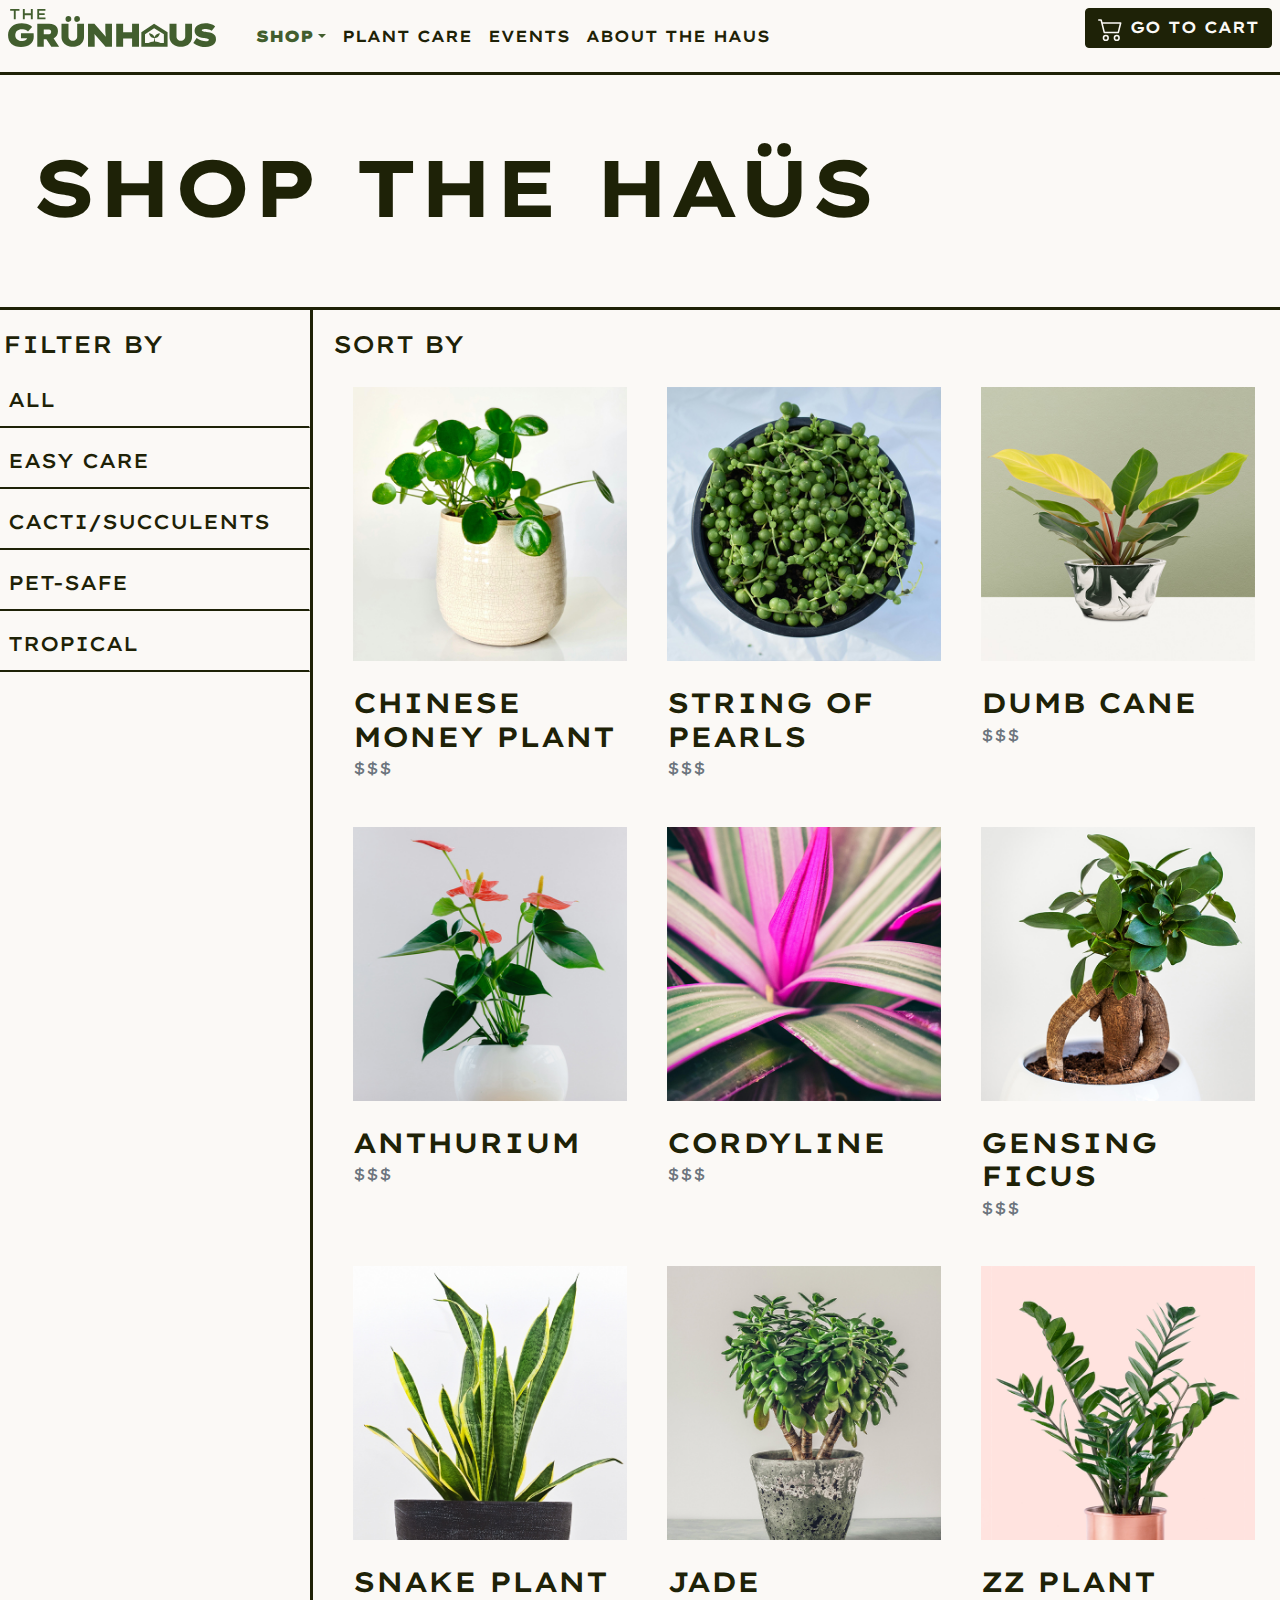
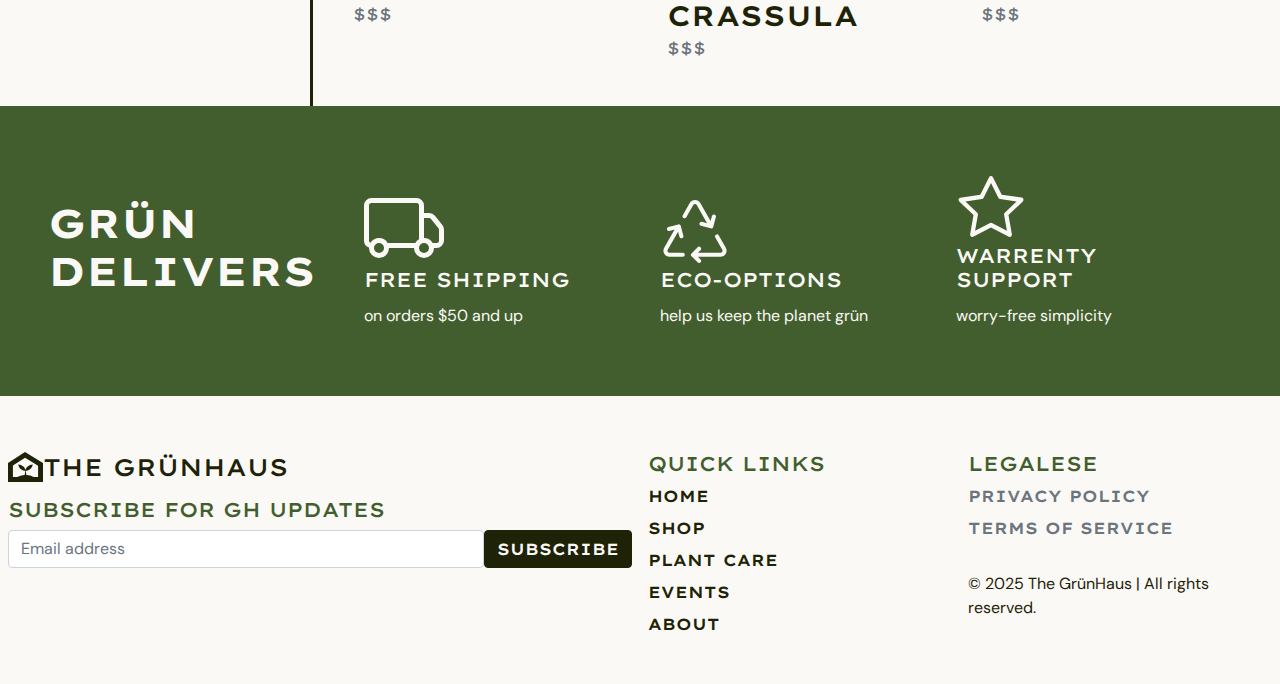
<file: shop.html>
<!DOCTYPE html>
<html lang="en">
  <head>
    <meta charset="UTF-8" />
    <meta http-equiv="X-UA-Compatible" content="IE=edge" />
    <meta name="viewport" content="width=device-width, initial-scale=1" />
    <title>Shop | The GrunHaüs</title>
    <!-- GoogleFonts -->
    <link rel="preconnect" href="https://fonts.googleapis.com" />
    <link rel="preconnect" href="https://fonts.gstatic.com" crossorigin />
    <link
      href="https://fonts.googleapis.com/css2?family=DM+Sans:ital,opsz,wght@0,9..40,100..1000;1,9..40,100..1000&family=Lexend+Giga:wght@100..900&display=swap"
      rel="stylesheet"
    />
    <!-- Bootstrap -->
    <link href="css/GHbootstrap-4.4.1.css" rel="stylesheet" type="text/css" />
    <script src="js/jquery-3.7.1.min.js"></script>
    <script src="js/grunhaus.js"></script>
  </head>

  <body>
    <nav class="navbar navbar-expand-lg">
      <a href="index.html" alt="return to home page"><img
          src="images/grunhaus-logo-H-grn.svg"
          alt="GH Logo"
          width="240"
          class="img-thumbnail img-fluid nav-logo"
      /></a>

      <button
        class="navbar-toggler"
        type="button"
        data-toggle="collapse"
        data-target="#navbarSupportedContent"
        aria-controls="navbarSupportedContent"
        aria-expanded="false"
        aria-label="Toggle navigation"
      >
        <div class="cta"><div class="toggle-btn type1"></div></div>
      </button>

      <div class="collapse navbar-collapse" id="navbarSupportedContent">
        <ul class="navbar-nav mr-auto">
          <li class="nav-item dropdown">
            <a
              class="nav-link active dropdown-toggle"
              href="#"
              id="navbarDropdown"
              role="button"
              data-toggle="dropdown"
              aria-haspopup="true"
              aria-expanded="false"
            >
              shop</a
            >
            <div class="dropdown-menu" aria-labelledby="navbarDropdown">
              <a class="dropdown-item" href="shop.html" alt="shop plants">Plants</a>
              <div class="dropdown-divider"></div>
              <a class="dropdown-item" href="shop.html" alt="shop supplies">Supplies</a>
              <div class="dropdown-divider"></div>
              <a class="dropdown-item" href="shop.html" alt="shop GH merch">GH Merch</a>
            </div>
          </li>
          <li class="nav-item">
            <a class="nav-link" href="plant-care.html" alt="go to plant care page">Plant Care</a>
          </li>
          <li class="nav-item">
            <a class="nav-link" href="events.html" alt="go to events page">Events</a>
          </li>
          <li class="nav-item">
            <a class="nav-link" href="about.html" alt="go the about page">About The Haus</a>
          </li>
        </ul>
        <button type="button" class="btn btn-dark">
          <svg
            xmlns="http://www.w3.org/2000/svg"
            width="25"
            height="25"
            fill="currentColor"
            class="bi bi-cart2"
            viewBox="0 0 16 16"
          >
            <path
              d="M0 2.5A.5.5 0 0 1 .5 2H2a.5.5 0 0 1 .485.379L2.89 4H14.5a.5.5 0 0 1 .485.621l-1.5 6A.5.5 0 0 1 13 11H4a.5.5 0 0 1-.485-.379L1.61 3H.5a.5.5 0 0 1-.5-.5M3.14 5l1.25 5h8.22l1.25-5zM5 13a1 1 0 1 0 0 2 1 1 0 0 0 0-2m-2 1a2 2 0 1 1 4 0 2 2 0 0 1-4 0m9-1a1 1 0 1 0 0 2 1 1 0 0 0 0-2m-2 1a2 2 0 1 1 4 0 2 2 0 0 1-4 0"
            />
          </svg>
          Go To Cart
        </button>
      </div>
    </nav>
  <!-- END NAVBAR -->

    <div class="jumbotron">
      <h1 class="display-4">SHOP THE HAÜS</h1>
    </div>
    <div class="row">
      <!-- FILTERS -->
      <div class="col-xl-3 filter-col">
        <h4 class="px-2">FILTER BY</h4>
        <div class="list-group">
          <button class="btn btn-reset"><h5>ALL</h5></button>

          <button data-filter="easy" class="btn btn-filter">
            <h5>Easy Care</h5>
          </button>

          <button data-filter="succ" class="btn btn-filter">
            <h5>Cacti/Succulents</h5>
          </button>

          <button data-filter="pets" class="btn btn-filter">
            <h5>Pet-Safe</h5>
          </button>

          <button data-filter="tropic" class="btn btn-filter">
            <h5>Tropical</h5>
          </button>
        </div>
      </div>

      <!-- PRODUCTS -->
      <div class="col-xl-9 product-col">
        <h4>SORT BY</h4>
        <div class="container">
          <div class="row">
            <div class="col-lg-4 col-md-6 col-12">
              <div class="filter-item pets">
                <div class="card-body">
                  <a href="product.html" class="card-link">
                    <img
                      src="images/gh-shop-thumb-pet-CMP.jpg"
                      class="img-fluid image-link"
                      alt="Placeholder image"
                    /><br /><br />
                    <h3 class="card-title">CHINESE MONEY PLANT</h3></a
                  >
                  <h6 class="card-subtitle mb-2 text-muted">$$$</h6>
                </div>
              </div>
            </div>

            <div class="col-lg-4 col-md-6 col-12">
              <div class="filter-item succ">
                <div class="card-body">
                  <a href="product.html" class="card-link">
                    <img
                      src="images/gh-shop-thumb-succ-SOP-redo.jpg"
                      class="img-fluid image-link"
                      alt="Placeholder image"
                    /><br /><br />
                    <h3 class="card-title">STRING OF PEARLS</h3>
                  </a>
                  <h6 class="card-subtitle mb-2 text-muted">$$$</h6>
                </div>
              </div>
            </div>

            <div class="col-lg-4 col-md-6 col-12">
              <div class="filter-item easy">
                <div class="card-body">
                  <a href="product.html" class="card-link">
                    <img
                      src="images/gh-shop-thumb-easy-dumbcane.jpg"
                      class="img-fluid image-link"
                      alt="Placeholder image"
                    /><br /><br />
                    <h3 class="card-title">DUMB CANE</h3>
                  </a>
                  <h6 class="card-subtitle mb-2 text-muted">$$$</h6>
                </div>
              </div>
            </div>

            <div class="col-lg-4 col-md-6 col-12">
              <div class="filter-item tropic">
                <div class="card-body">
                  <a href="product.html" class="card-link">
                    <img
                      src="images/gh-shop-thumb-tropic-anthurium.jpg"
                      class="img-fluid image-link"
                      alt="Placeholder image"
                    /><br /><br />
                    <h3 class="card-title">ANTHURIUM&nbsp;</h3>
                  </a>
                  <h6 class="card-subtitle mb-2 text-muted">$$$</h6>
                </div>
              </div>
            </div>

            <div class="col-lg-4 col-md-6 col-12">
              <div class="filter-item tropic">
                <div class="card-body">
                  <a href="product.html" class="card-link">
                    <img
                      src="images/gh-shop-thumb-tropic-cordyline.jpg"
                      class="img-fluid image-link"
                      alt="Placeholder image"
                    /><br /><br />
                    <h3 class="card-title">CORDYLINE</h3>
                  </a>
                  <h6 class="card-subtitle mb-2 text-muted">$$$</h6>
                </div>
              </div>
            </div>

            <div class="col-lg-4 col-md-6 col-12">
              <div class="filter-item pets">
                <div class="card-body">
                  <a href="product.html" class="card-link">
                    <img
                      src="images/gh-shop-thumb-pet-ficus.jpg"
                      class="img-fluid image-link"
                      alt="Placeholder image"
                    /><br /><br />
                    <h3 class="card-title">GENSING FICUS</h3>
                  </a>
                  <h6 class="card-subtitle mb-2 text-muted">$$$</h6>
                </div>
              </div>
            </div>

            <div class="col-lg-4 col-md-6 col-12">
              <div class="filter-item easy">
                <div class="card-body">
                  <a href="product.html" class="card-link">
                    <img
                      src="images/gh-shop-thumb-easy-snakeplant.jpg"
                      class="img-fluid image-link"
                      alt="Placeholder image"
                    /><br /><br />
                    <h3 class="card-title">SNAKE PLANT</h3>
                  </a>
                  <h6 class="card-subtitle mb-2 text-muted">$$$</h6>
                </div>
              </div>
            </div>

            <div class="col-lg-4 col-md-6 col-12">
              <div class="filter-item succ">
                <div class="card-body">
                  <a href="product.html" class="card-link">
                    <img
                      src="images/gh-shop-thumb-succ-jade.jpg"
                      class="img-fluid image-link"
                      alt="Placeholder image"
                    /><br /><br />
                    <h3 class="card-title">JADE CRASSULA</h3>
                  </a>
                  <h6 class="card-subtitle mb-2 text-muted">$$$</h6>
                </div>
              </div>
            </div>

            <div class="col-lg-4 col-md-6 col-12">
              <div class="filter-item easy">
                <div class="card-body">
                  <a href="product.html" class="card-link">
                    <img
                      src="images/gh-shop-thumb-easy-zz.jpg"
                      class="img-fluid image-link"
                      alt="Placeholder image"
                    /><br /><br />
                    <h3 class="card-title">ZZ PLANT</h3>
                  </a>
                  <h6 class="card-subtitle mb-2 text-muted">$$$</h6>
                </div>
              </div>
            </div>
          </div>
        </div>
      </div>
    </div>
    <!------------------------------------------------ Delivery ---------------------------------------------------------------->
    <div class="container-fluid gh-delivery">
      <div class="row p-5">
        <div class="col-xl-3 align-self-center">
          <h4 class="display-5">Grün Delivers</h4>
        </div>

        <div class="col-xl-3 col-lg-4 col-md-6 col-12 align-self-end">
          <div class="card-body">
            <svg
              xmlns="http://www.w3.org/2000/svg"
              width="80"
              height="80"
              fill="currentColor"
              class="bi bi-truck"
              viewBox="0 0 16 16"
            >
              <path
                d="M0 3.5A1.5 1.5 0 0 1 1.5 2h9A1.5 1.5 0 0 1 12 3.5V5h1.02a1.5 1.5 0 0 1 1.17.563l1.481 1.85a1.5 1.5 0 0 1 .329.938V10.5a1.5 1.5 0 0 1-1.5 1.5H14a2 2 0 1 1-4 0H5a2 2 0 1 1-3.998-.085A1.5 1.5 0 0 1 0 10.5zm1.294 7.456A2 2 0 0 1 4.732 11h5.536a2 2 0 0 1 .732-.732V3.5a.5.5 0 0 0-.5-.5h-9a.5.5 0 0 0-.5.5v7a.5.5 0 0 0 .294.456M12 10a2 2 0 0 1 1.732 1h.768a.5.5 0 0 0 .5-.5V8.35a.5.5 0 0 0-.11-.312l-1.48-1.85A.5.5 0 0 0 13.02 6H12zm-9 1a1 1 0 1 0 0 2 1 1 0 0 0 0-2m9 0a1 1 0 1 0 0 2 1 1 0 0 0 0-2"
              />
            </svg>
            <h5 class="card-title">Free Shipping</h5>
            <p class="card-text">on orders $50 and up</p>
          </div>
        </div>

        <div class="col-xl-3 col-lg-4 col-md-6 col-12 align-self-end">
          <div class="card-body">
            <svg
              xmlns="http://www.w3.org/2000/svg"
              width="70"
              height="70"
              fill="currentColor"
              class="bi bi-recycle"
              viewBox="0 0 16 16"
              style="padding-bottom: 5px"
            >
              <path
                d="M9.302 1.256a1.5 1.5 0 0 0-2.604 0l-1.704 2.98a.5.5 0 0 0 .869.497l1.703-2.981a.5.5 0 0 1 .868 0l2.54 4.444-1.256-.337a.5.5 0 1 0-.26.966l2.415.647a.5.5 0 0 0 .613-.353l.647-2.415a.5.5 0 1 0-.966-.259l-.333 1.242zM2.973 7.773l-1.255.337a.5.5 0 1 1-.26-.966l2.416-.647a.5.5 0 0 1 .612.353l.647 2.415a.5.5 0 0 1-.966.259l-.333-1.242-2.545 4.454a.5.5 0 0 0 .434.748H5a.5.5 0 0 1 0 1H1.723A1.5 1.5 0 0 1 .421 12.24zm10.89 1.463a.5.5 0 1 0-.868.496l1.716 3.004a.5.5 0 0 1-.434.748h-5.57l.647-.646a.5.5 0 1 0-.708-.707l-1.5 1.5a.5.5 0 0 0 0 .707l1.5 1.5a.5.5 0 1 0 .708-.707l-.647-.647h5.57a1.5 1.5 0 0 0 1.302-2.244z"
              />
            </svg>
            <h5 class="card-title">Eco-Options</h5>
            <p class="card-text">help us keep the planet grün</p>
          </div>
        </div>

        <div class="col-xl-3 col-lg-4 col-md-6 col-12 align-self-end">
          <div class="card-body">
            <svg
              xmlns="http://www.w3.org/2000/svg"
              width="70"
              height="70"
              fill="currentColor"
              class="bi bi-star"
              viewBox="0 0 16 16"
              style="padding-bottom: 5px"
            >
              <path
                d="M2.866 14.85c-.078.444.36.791.746.593l4.39-2.256 4.389 2.256c.386.198.824-.149.746-.592l-.83-4.73 3.522-3.356c.33-.314.16-.888-.282-.95l-4.898-.696L8.465.792a.513.513 0 0 0-.927 0L5.354 5.12l-4.898.696c-.441.062-.612.636-.283.95l3.523 3.356-.83 4.73zm4.905-2.767-3.686 1.894.694-3.957a.56.56 0 0 0-.163-.505L1.71 6.745l4.052-.576a.53.53 0 0 0 .393-.288L8 2.223l1.847 3.658a.53.53 0 0 0 .393.288l4.052.575-2.906 2.77a.56.56 0 0 0-.163.506l.694 3.957-3.686-1.894a.5.5 0 0 0-.461 0z"
              />
            </svg>
            <h5 class="card-title">Warrenty Support</h5>
            <p class="card-text">worry-free simplicity</p>
          </div>
        </div>
      </div>
    </div>
    <!------------------------------------------------ FOOTER ---------------------------------------------------------------->
    <div class="container-fluid">
      <footer class="row row-cols-1 row-cols-sm-2 row-cols-md-5 py-5">
        <div class="col col-md-6 sub-colum p-2">
          <a
            href="index.html"
            alt="return to home page"
            class="d-flex align-items-end mb-3 text-decoration-none h4"
            aria-label="Footer Logo"
          >
            <img
              src="images/grunhaus-icon-black.svg"
              alt="GrunHaus Icon"
              width="35"
              class="img-thumbnail img-fluid"
            />The GrünHaus
          </a>
          <form>
            <h5 style="color: var(--primary)">Subscribe for GH Updates</h5>
            <div class="d-flex flex-column flex-sm-row">
              <input
                id="newsletter1"
                type="email"
                class="form-control"
                placeholder="Email address"
              />
              <button class="btn btn-primary" type="button">Subscribe</button>
            </div>
          </form>
          <br />
        </div>

        <div class="col col-md-3 p-2">
          <h5 style="color: var(--primary)">Quick Links</h5>
          <ul class="nav flex-column">
            <li class="nav-item mb-2">
              <a href="index.html" alt="home page" class="nav-link p-0 text-body-secondary"
                >Home</a
              >
            </li>
            <li class="nav-item mb-2">
              <a href="shop.html" alt="shop page" class="nav-link p-0 text-body-secondary"
                >Shop</a
              >
            </li>
            <li class="nav-item mb-2">
              <a href="plant-care.html" alt="plant care page" class="nav-link p-0 text-body-secondary"
                >Plant Care</a
              >
            </li>
            <li class="nav-item mb-2">
              <a href="events.html" alt="events page" class="nav-link p-0 text-body-secondary">Events</a>
            </li>
            <li class="nav-item mb-2">
              <a href="about.html" alt="about page" class="nav-link p-0 text-body-secondary">About</a>
            </li>
          </ul>
          <br />
        </div>

        <div class="col col-md-3 p-2">
          <h5 style="color: var(--primary)">Legalese</h5>
          <ul class="nav flex-column">
            <li class="nav-item mb-2">
              <a class="nav-link disabled"
                >Privacy Policy</a
              >
            </li>
            <li class="nav-item mb-2">
              <a class="nav-link disabled">Terms of Service</a>
            </li>
            <br />
            <p class="text-body-secondary">
              © 2025 The GrünHaus | All rights reserved.
            </p>
          </ul>
        </div>
      </footer>
    </div>

    <!-- jQuery (necessary for Bootstrap's JavaScript plugins) -->
    <script src="js/jquery-3.4.1.min.js"></script>

    <!-- Include all compiled plugins (below), or include individual files as needed -->
    <script src="js/popper.min.js"></script>
    <script src="js/bootstrap-4.4.1.js"></script>



  </body>
</html>
</file>
